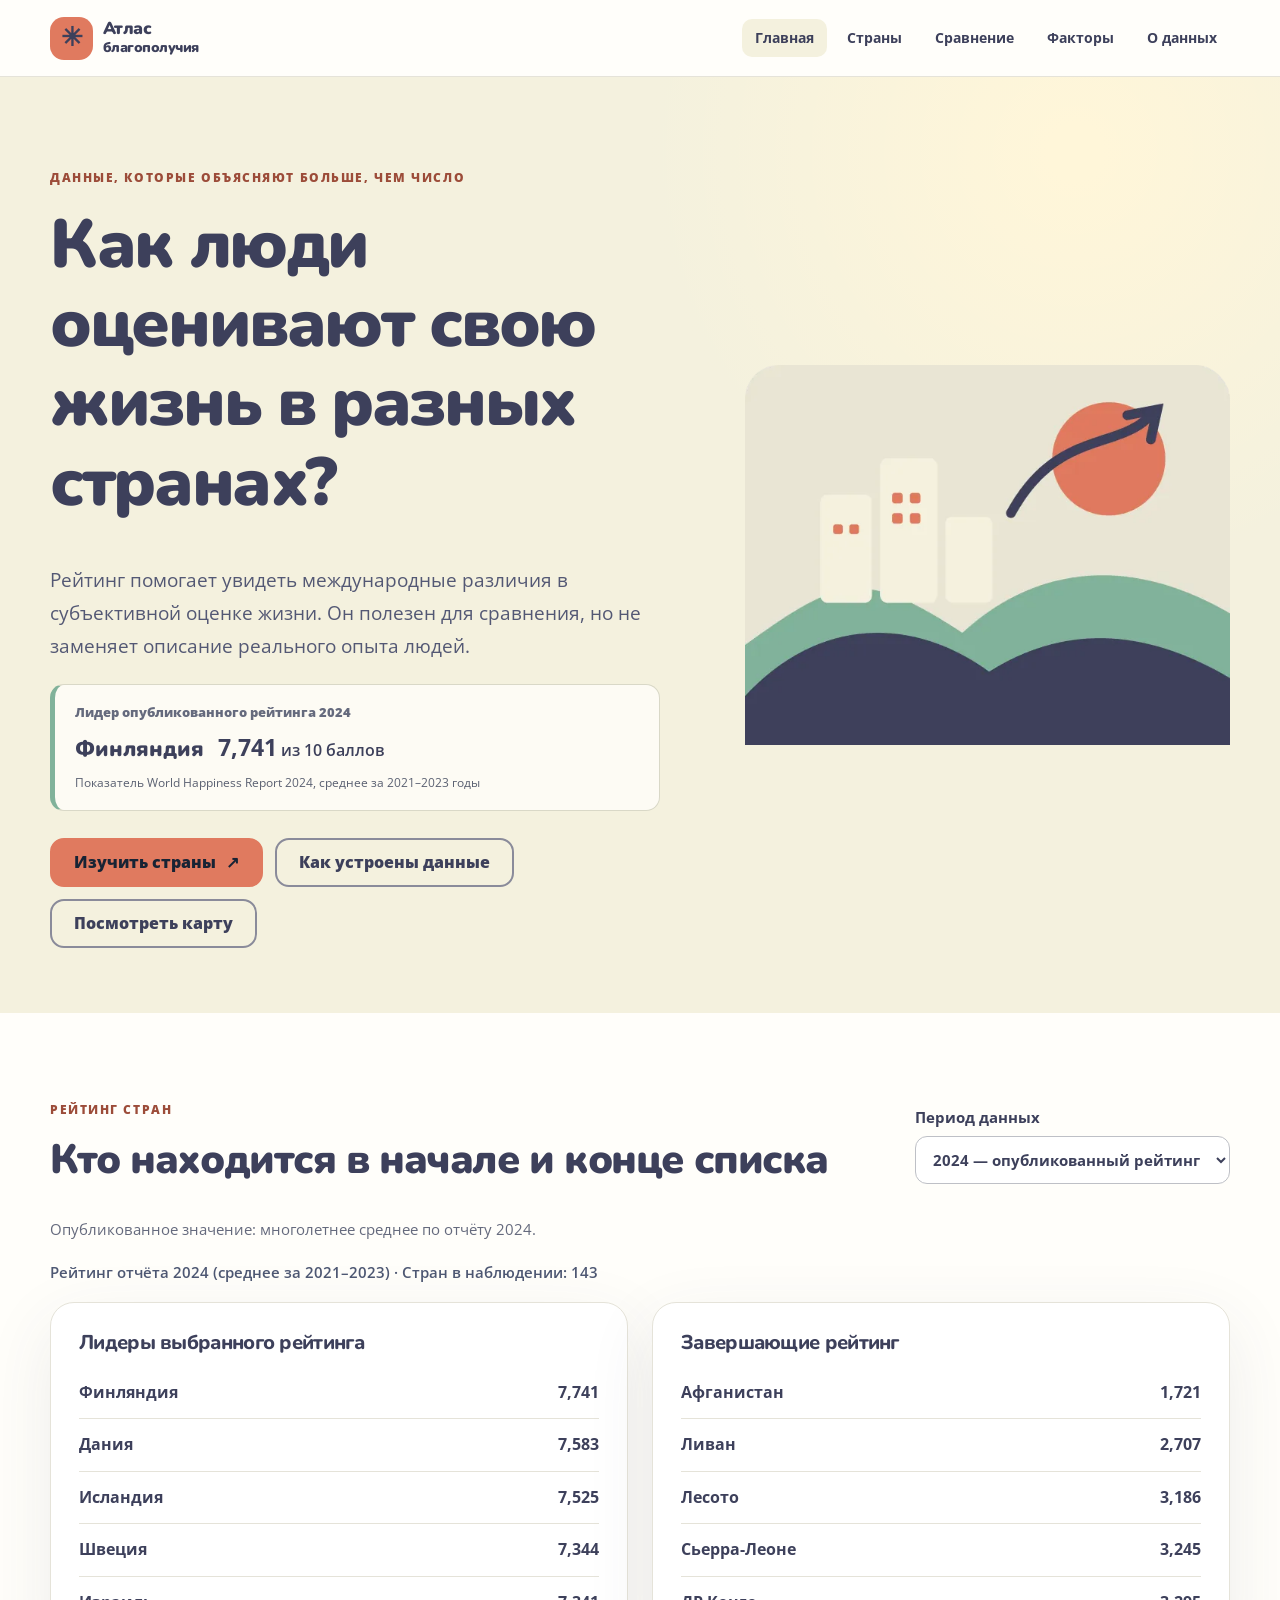
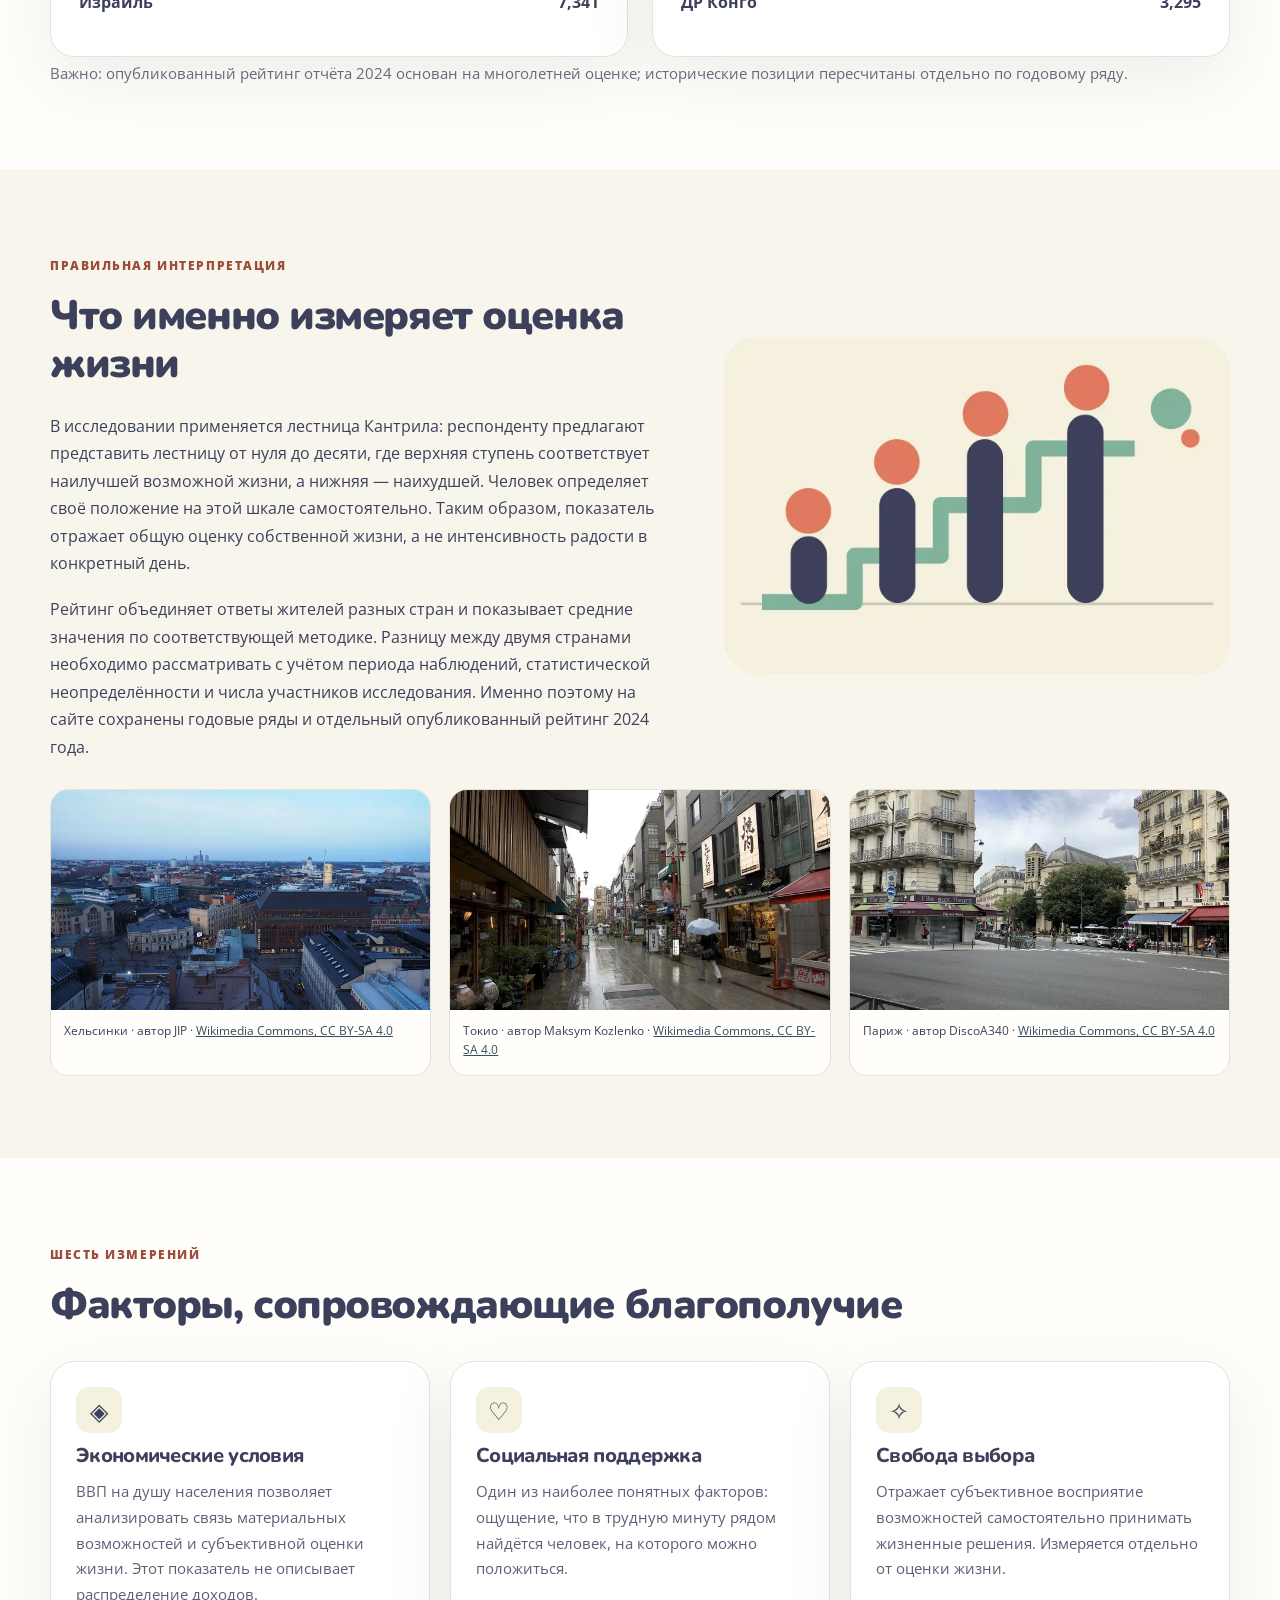
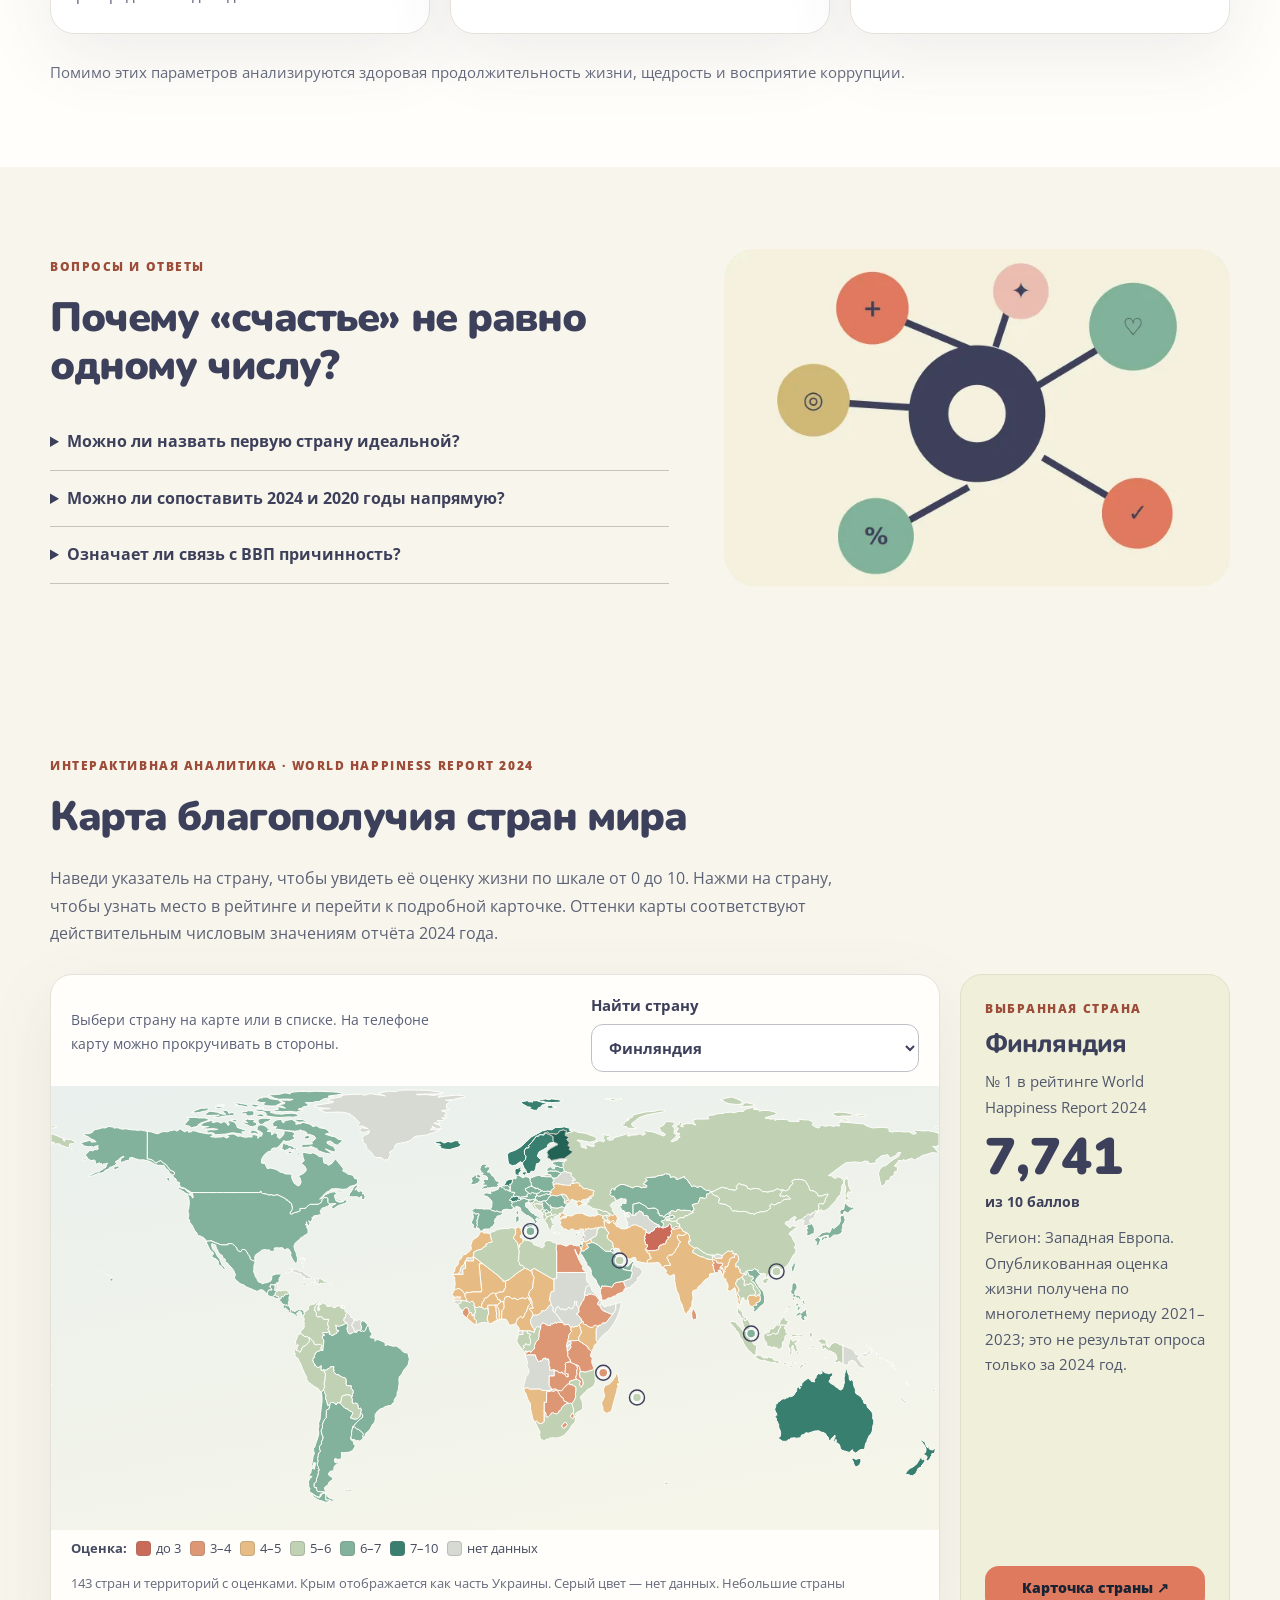
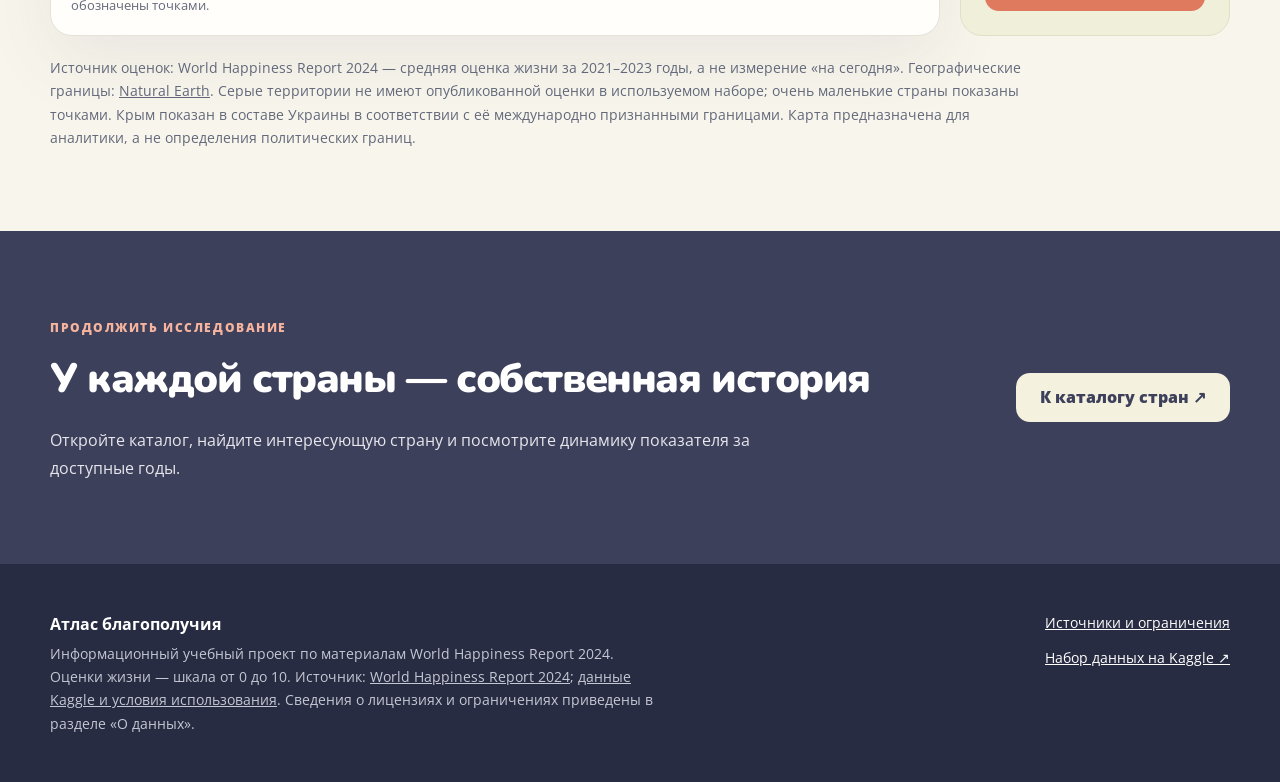
<file: index.html>
<!doctype html>
<html lang="ru"><head><meta charset="UTF-8"><meta name="viewport" content="width=device-width,initial-scale=1"><meta name="theme-color" content="#F4F1DE"><meta name="description" content="Рейтинги World Happiness Report 2024, динамика оценки жизни и факторы благополучия."><title>Главная — Атлас благополучия</title>
<link rel="preconnect" href="https://fonts.googleapis.com"><link rel="preconnect" href="https://fonts.gstatic.com" crossorigin><link href="https://fonts.googleapis.com/css2?family=Nunito:wght@400;600;700;800;900&family=Open+Sans:wght@400;500;600;700&display=swap" rel="stylesheet"><link rel="stylesheet" href="./style.css"></head>
<body><a class="skip-link" href="#main">Перейти к содержимому</a>
<header class="site-header"><div class="site-header__inner container"><a class="site-header__brand" href="./index.html" aria-label="Атлас благополучия — главная"><span class="site-header__mark" aria-hidden="true">✳</span><span>Атлас<br><small>благополучия</small></span></a><button class="site-header__toggle" type="button" aria-expanded="false" aria-controls="main-menu" id="menu-toggle">Меню <span aria-hidden="true">☰</span></button><nav id="main-menu" class="site-header__nav" aria-label="Основная навигация"><a href="./index.html" aria-current="page">Главная</a><a href="./countries.html">Страны</a><a href="./compare.html">Сравнение</a><a href="./factors.html">Факторы</a><a href="./about.html">О данных</a></nav></div></header>
<main id="main"><section class="hero page__section"><div class="container hero__grid"><div><span class="eyebrow">Данные, которые объясняют больше, чем число</span><h1>Как люди оценивают свою жизнь в разных странах?</h1><p class="lead">Рейтинг помогает увидеть международные различия в субъективной оценке жизни. Он полезен для сравнения, но не заменяет описание реального опыта людей.</p>
<div class="hero__leader" aria-live="polite"><span class="hero__leader-label">Лидер опубликованного рейтинга 2024</span><strong id="hero-leader-name" class="hero__leader-name">Загрузка данных…</strong><span class="hero__leader-score"><b id="hero-leader-score">—</b> из 10 баллов</span><small>Показатель World Happiness Report 2024, среднее за 2021–2023 годы</small></div><div class="hero__actions"><a class="button" href="./countries.html">Изучить страны <span aria-hidden="true">↗</span></a><a class="button button--outline" href="./about.html">Как устроены данные</a><a class="button button--outline" href="#map-heading">Посмотреть карту</a></div></div><img class="hero__image" src="./images/overview-640.webp" srcset="./images/overview-640.webp 640w, ./images/overview-1200.webp 1200w" sizes="(max-width: 900px) 100vw, 50vw" alt="Авторская иллюстрация: города и природные формы, объединённые в инфографику" width="600" height="470" loading="eager" fetchpriority="high"></div></section>

<section class="page__section" aria-labelledby="rating-heading"><div class="container"><div class="section-heading"><div><span class="eyebrow">Рейтинг стран</span><h2 id="rating-heading">Кто находится в начале и конце списка</h2></div><label class="field">Период данных <select id="year-select" aria-label="Выберите год рейтинга"></select></label></div><p class="muted" id="ranking-status" role="status">Загрузка рейтинга…</p>
<p class="ranking-warning" id="ranking-warning" role="note" hidden></p><p class="data-label" id="ranking-count"></p><div class="columns-2"><div class="panel"><h3>Лидеры выбранного рейтинга</h3><ol class="ranking" id="ranking-top"></ol></div><div class="panel"><h3>Завершающие рейтинг</h3><ol class="ranking" id="ranking-bottom"></ol></div></div><p class="help-text">Важно: опубликованный рейтинг отчёта 2024 основан на многолетней оценке; исторические позиции пересчитаны отдельно по годовому ряду.</p></div></section>
<section class="page__section page__section--soft"><div class="container feature"><div><span class="eyebrow">Правильная интерпретация</span><h2>Что именно измеряет оценка жизни</h2><p>В исследовании применяется лестница Кантрила: респонденту предлагают представить лестницу от нуля до десяти, где верхняя ступень соответствует наилучшей возможной жизни, а нижняя — наихудшей. Человек определяет своё положение на этой шкале самостоятельно. Таким образом, показатель отражает общую оценку собственной жизни, а не интенсивность радости в конкретный день.</p><p>Рейтинг объединяет ответы жителей разных стран и показывает средние значения по соответствующей методике. Разницу между двумя странами необходимо рассматривать с учётом периода наблюдений, статистической неопределённости и числа участников исследования. Именно поэтому на сайте сохранены годовые ряды и отдельный опубликованный рейтинг 2024 года.</p></div><img src="./images/people-640.webp" srcset="./images/people-640.webp 640w, ./images/people-1200.webp 1200w" sizes="(max-width: 900px) 100vw, 50vw" alt="Авторская векторная иллюстрация людей и условных ступеней оценки жизни" width="560" height="380" loading="lazy"></div><div class="container photo-gallery" aria-label="Фотографии городов и жителей разных стран мира">
 <figure class="photo-gallery__item"><img src="./images/city-helsinki-640.webp" srcset="./images/city-helsinki-640.webp 640w, ./images/city-helsinki-1200.webp 1200w" sizes="(max-width: 630px) 100vw, (max-width: 900px) 50vw, 30vw" width="600" height="380" alt="Панорама города Хельсинки в Финляндии" loading="lazy"><figcaption>Хельсинки · автор JIP · <a href="https://commons.wikimedia.org/wiki/File:Skyline_of_Helsinki_seen_from_Hotel_Torni.jpg" rel="noreferrer" target="_blank">Wikimedia Commons, CC BY-SA 4.0</a></figcaption></figure>
 <figure class="photo-gallery__item"><img src="./images/city-tokyo-640.webp" srcset="./images/city-tokyo-640.webp 640w, ./images/city-tokyo-1200.webp 1200w" sizes="(max-width: 630px) 100vw, (max-width: 900px) 50vw, 30vw" width="600" height="380" alt="Люди на городской улице в Токио, Япония" loading="lazy"><figcaption>Токио · автор Maksym Kozlenko · <a href="https://commons.wikimedia.org/wiki/File:Tokyo_Street.jpg" rel="noreferrer" target="_blank">Wikimedia Commons, CC BY-SA 4.0</a></figcaption></figure>
 <figure class="photo-gallery__item"><img src="./images/city-paris-640.webp" srcset="./images/city-paris-640.webp 640w, ./images/city-paris-1200.webp 1200w" sizes="(max-width: 630px) 100vw, (max-width: 900px) 50vw, 30vw" width="600" height="380" alt="Фотография городской улицы в Париже, Франция" loading="lazy"><figcaption>Париж · автор DiscoA340 · <a href="https://commons.wikimedia.org/wiki/File:City_Street_in_Paris,_France_2.jpg" rel="noreferrer" target="_blank">Wikimedia Commons, CC BY-SA 4.0</a></figcaption></figure>
</div></section>
<section class="page__section"><div class="container"><div class="section-heading"><div><span class="eyebrow">Шесть измерений</span><h2>Факторы, сопровождающие благополучие</h2></div></div><div class="cards-3"><article class="card"><div class="card__icon">◈</div><h3>Экономические условия</h3><p>ВВП на душу населения позволяет анализировать связь материальных возможностей и субъективной оценки жизни. Этот показатель не описывает распределение доходов.</p></article><article class="card"><div class="card__icon">♡</div><h3>Социальная поддержка</h3><p>Один из наиболее понятных факторов: ощущение, что в трудную минуту рядом найдётся человек, на которого можно положиться.</p></article><article class="card"><div class="card__icon">✧</div><h3>Свобода выбора</h3><p>Отражает субъективное восприятие возможностей самостоятельно принимать жизненные решения. Измеряется отдельно от оценки жизни.</p></article></div><p class="muted">Помимо этих параметров анализируются здоровая продолжительность жизни, щедрость и восприятие коррупции.</p></div></section>
<section class="page__section page__section--soft"><div class="container feature feature--reverse"><div><span class="eyebrow">Вопросы и ответы</span><h2>Почему «счастье» не равно одному числу?</h2><details><summary>Можно ли назвать первую страну идеальной?</summary><p>Нет. Позиция отражает среднюю оценку жизни в опросе и не описывает всех жителей, обстоятельств или аспектов социальной политики.</p></details><details><summary>Можно ли сопоставить 2024 и 2020 годы напрямую?</summary><p>Только учитывая различие методов: 2024 относится к опубликованному многолетнему рейтингу, а исторические точки показывают отдельные годы.</p></details><details><summary>Означает ли связь с ВВП причинность?</summary><p>Нет. Диаграмма связи сама по себе не позволяет утверждать, что изменение фактора вызовет изменение субъективной оценки жизни.</p></details></div><img src="./images/factors-640.webp" srcset="./images/factors-640.webp 640w, ./images/factors-1200.webp 1200w" sizes="(max-width: 900px) 100vw, 50vw" alt="Авторская иллюстрация: шесть взаимосвязанных факторов, представленных цветными фигурами" width="560" height="380" loading="lazy"></div></section>
<section class="page__section world-map-section" aria-labelledby="map-heading">
<div class="container">
  <span class="eyebrow">Интерактивная аналитика · World Happiness Report 2024</span>
  <h2 id="map-heading">Карта благополучия стран мира</h2>
  <p class="world-map__intro">Наведи указатель на страну, чтобы увидеть её оценку жизни по шкале от 0 до 10. Нажми на страну, чтобы узнать место в рейтинге и перейти к подробной карточке. Оттенки карты соответствуют действительным числовым значениям отчёта 2024 года.</p>
  <div class="world-map__layout" id="world-map">
    <div class="world-map__main">
      <div class="world-map__toolbar">
        <p>Выбери страну на карте или в списке. На телефоне карту можно прокручивать в стороны.</p>
        <label class="field" for="map-country-select">Найти страну
          <select id="map-country-select" aria-label="Найти страну на интерактивной карте">
            <option value="">Загрузка списка стран…</option>
          </select>
        </label>
      </div>
      <div class="world-map__viewport" id="world-map-viewport" tabindex="0" aria-label="Карта мира. Для просмотра на узком экране прокручивайте её по горизонтали. Страну также можно выбрать в списке выше.">
        <svg id="world-map-svg" xmlns="http://www.w3.org/2000/svg" viewBox="0 0 1000 500" role="group" aria-label="Географическая карта оценок жизни в странах мира за 2024 год" aria-describedby="world-map-svg-desc">
          <desc id="world-map-svg-desc">Зелёные оттенки обозначают высокие оценки жизни, оранжевые и красные — более низкие. Серые территории не имеют оценки в наборе. Для стран доступны клавиатура, касание и выбор в списке.</desc>
          <g id="world-map-regions"></g><g id="world-map-markers"></g>
        </svg>
      </div>
      <div class="world-map__legend" aria-label="Легенда карты: оценка жизни по шкале 0–10">
        <strong>Оценка:</strong>
        <span><i class="world-map__swatch" style="background:#ca6a59"></i>до 3</span>
        <span><i class="world-map__swatch" style="background:#dd9775"></i>3–4</span>
        <span><i class="world-map__swatch" style="background:#e7bc84"></i>4–5</span>
        <span><i class="world-map__swatch" style="background:#c0d1b4"></i>5–6</span>
        <span><i class="world-map__swatch" style="background:#83b29c"></i>6–7</span>
        <span><i class="world-map__swatch" style="background:#397f70"></i>7–10</span>
        <span><i class="world-map__swatch" style="background:#d7d9d3"></i>нет данных</span>
      </div>
      <p class="world-map__status" id="map-status" role="status">Загрузка географических границ и оценок жизни…</p>
    </div>
    <aside class="world-map__detail" aria-label="Данные выбранной страны">
      <span class="eyebrow">Выбранная страна</span>
      <h3 id="map-country-name">Загрузка…</h3>
      <p id="map-country-position">Позиция в рейтинге</p>
      <div class="world-map__value"><strong id="map-country-score">—</strong><span>из 10 баллов</span></div>
      <p id="map-country-context">Выбери страну, чтобы узнать подробности.</p>
      <a class="button" id="map-country-link" href="./countries.html">Карточка страны ↗</a>
    </aside>
  </div>
  <div class="world-map__tooltip" id="world-map-tooltip" role="tooltip" hidden>
    <strong id="world-map-tooltip-name"></strong><span id="world-map-tooltip-value"></span>
  </div>
  <p class="world-map__note">Источник оценок: World Happiness Report 2024 — средняя оценка жизни за 2021–2023 годы, а не измерение «на сегодня». Географические границы: <a href="https://www.naturalearthdata.com/about/terms-of-use/" target="_blank" rel="noreferrer">Natural Earth</a>. Серые территории не имеют опубликованной оценки в используемом наборе; очень маленькие страны показаны точками. Крым показан в составе Украины в соответствии с её международно признанными границами. Карта предназначена для аналитики, а не определения политических границ.</p>
</div></section>
<section class="page__section cta"><div class="container cta__inner"><div><span class="eyebrow">Продолжить исследование</span><h2>У каждой страны — собственная история</h2><p>Откройте каталог, найдите интересующую страну и посмотрите динамику показателя за доступные годы.</p></div><a class="button button--light" href="./countries.html">К каталогу стран ↗</a></div></section></main>
<footer class="site-footer"><div class="container site-footer__inner"><div><strong>Атлас благополучия</strong><p>Информационный учебный проект по материалам World Happiness Report 2024. Оценки жизни — шкала от 0 до 10. Источник: <a href="https://worldhappiness.report/ed/2024/" target="_blank" rel="noreferrer">World Happiness Report 2024</a>; <a href="https://www.kaggle.com/datasets/jainaru/world-happiness-report-2024-yearly-updated" target="_blank" rel="noreferrer">данные Kaggle и условия использования</a>. Сведения о лицензиях и ограничениях приведены в разделе «О данных».</p></div><div><a href="./about.html">Источники и ограничения</a><a href="https://www.kaggle.com/datasets/jainaru/world-happiness-report-2024-yearly-updated" rel="noreferrer" target="_blank">Набор данных на Kaggle ↗</a></div></div></footer>
<div class="modal" id="info-modal" hidden><div class="modal__shade" data-close-modal></div><div class="modal__panel" role="dialog" aria-modal="true" aria-labelledby="modal-title" tabindex="-1"><button class="modal__close" id="modal-close" type="button" aria-label="Закрыть окно">×</button><h2 id="modal-title"></h2><div id="modal-body"></div></div></div>
<script type="module" src="./js/app.js"></script></body></html>
</file>
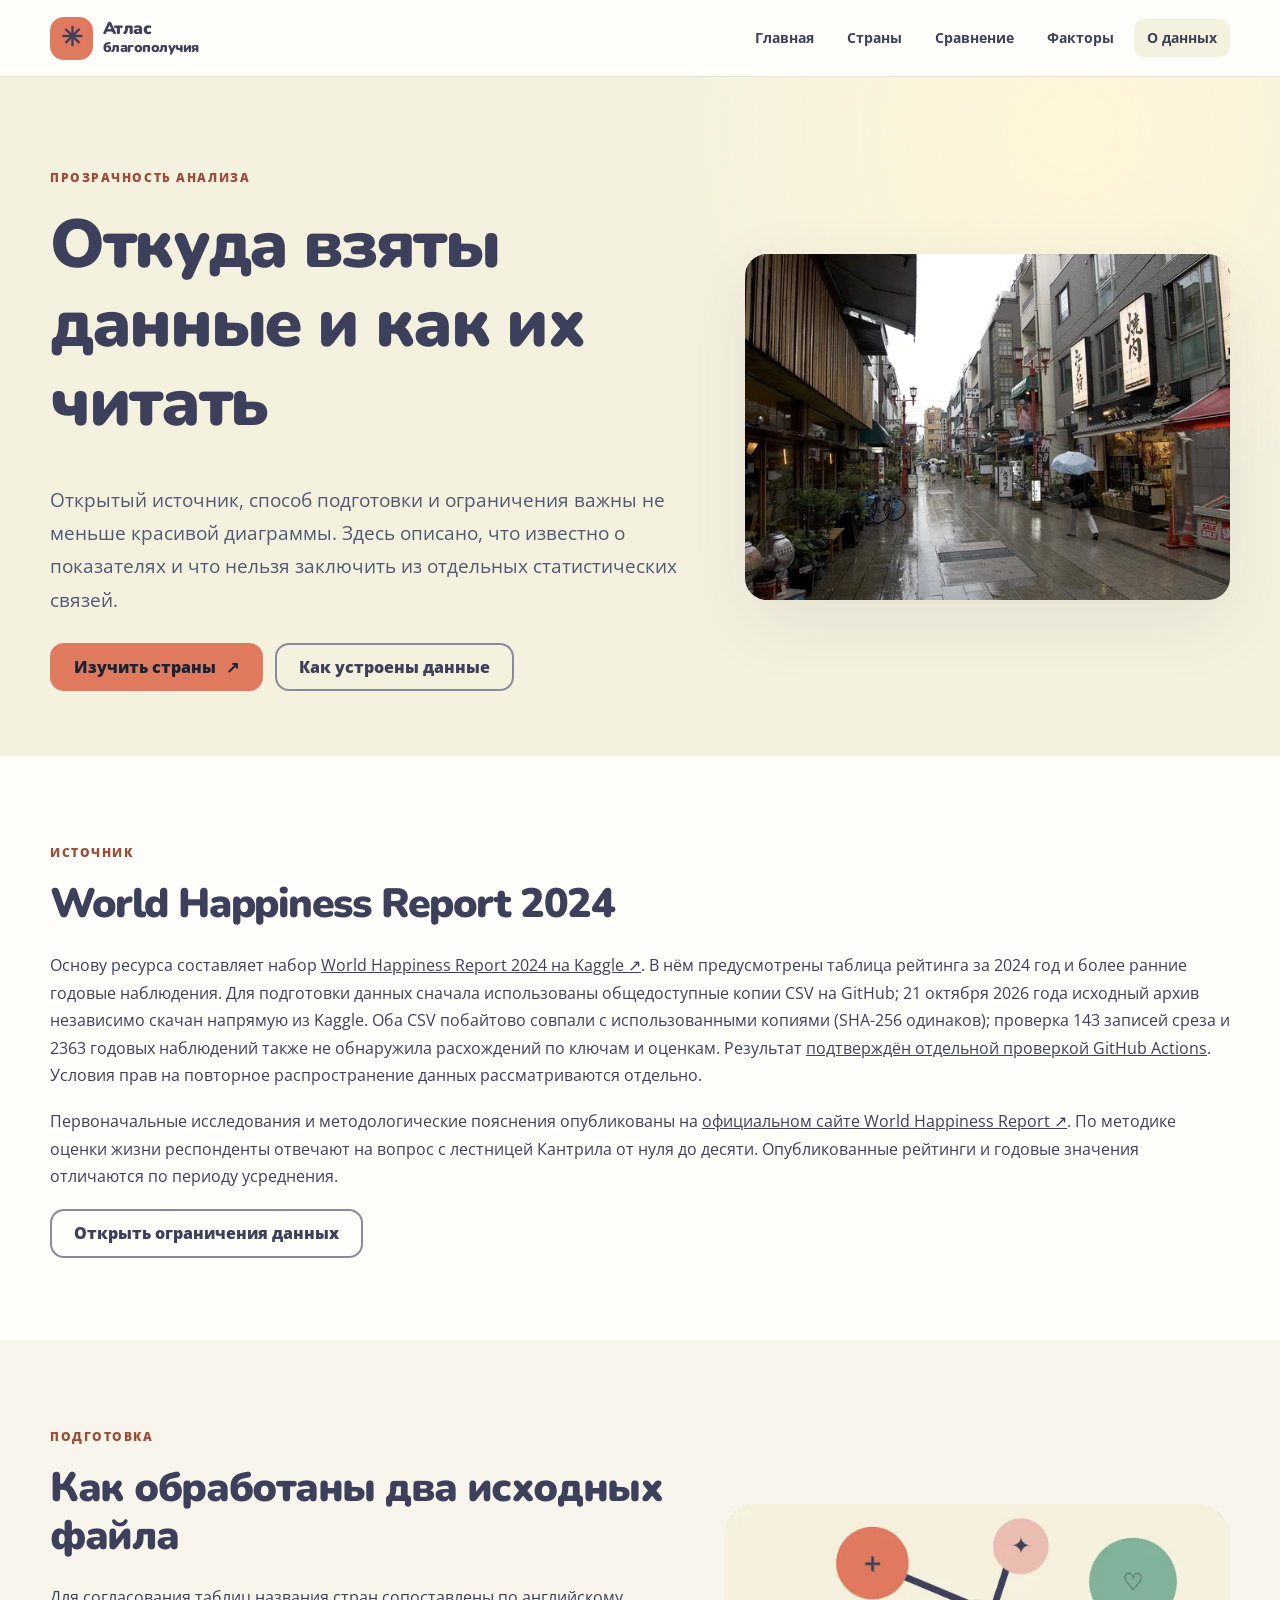
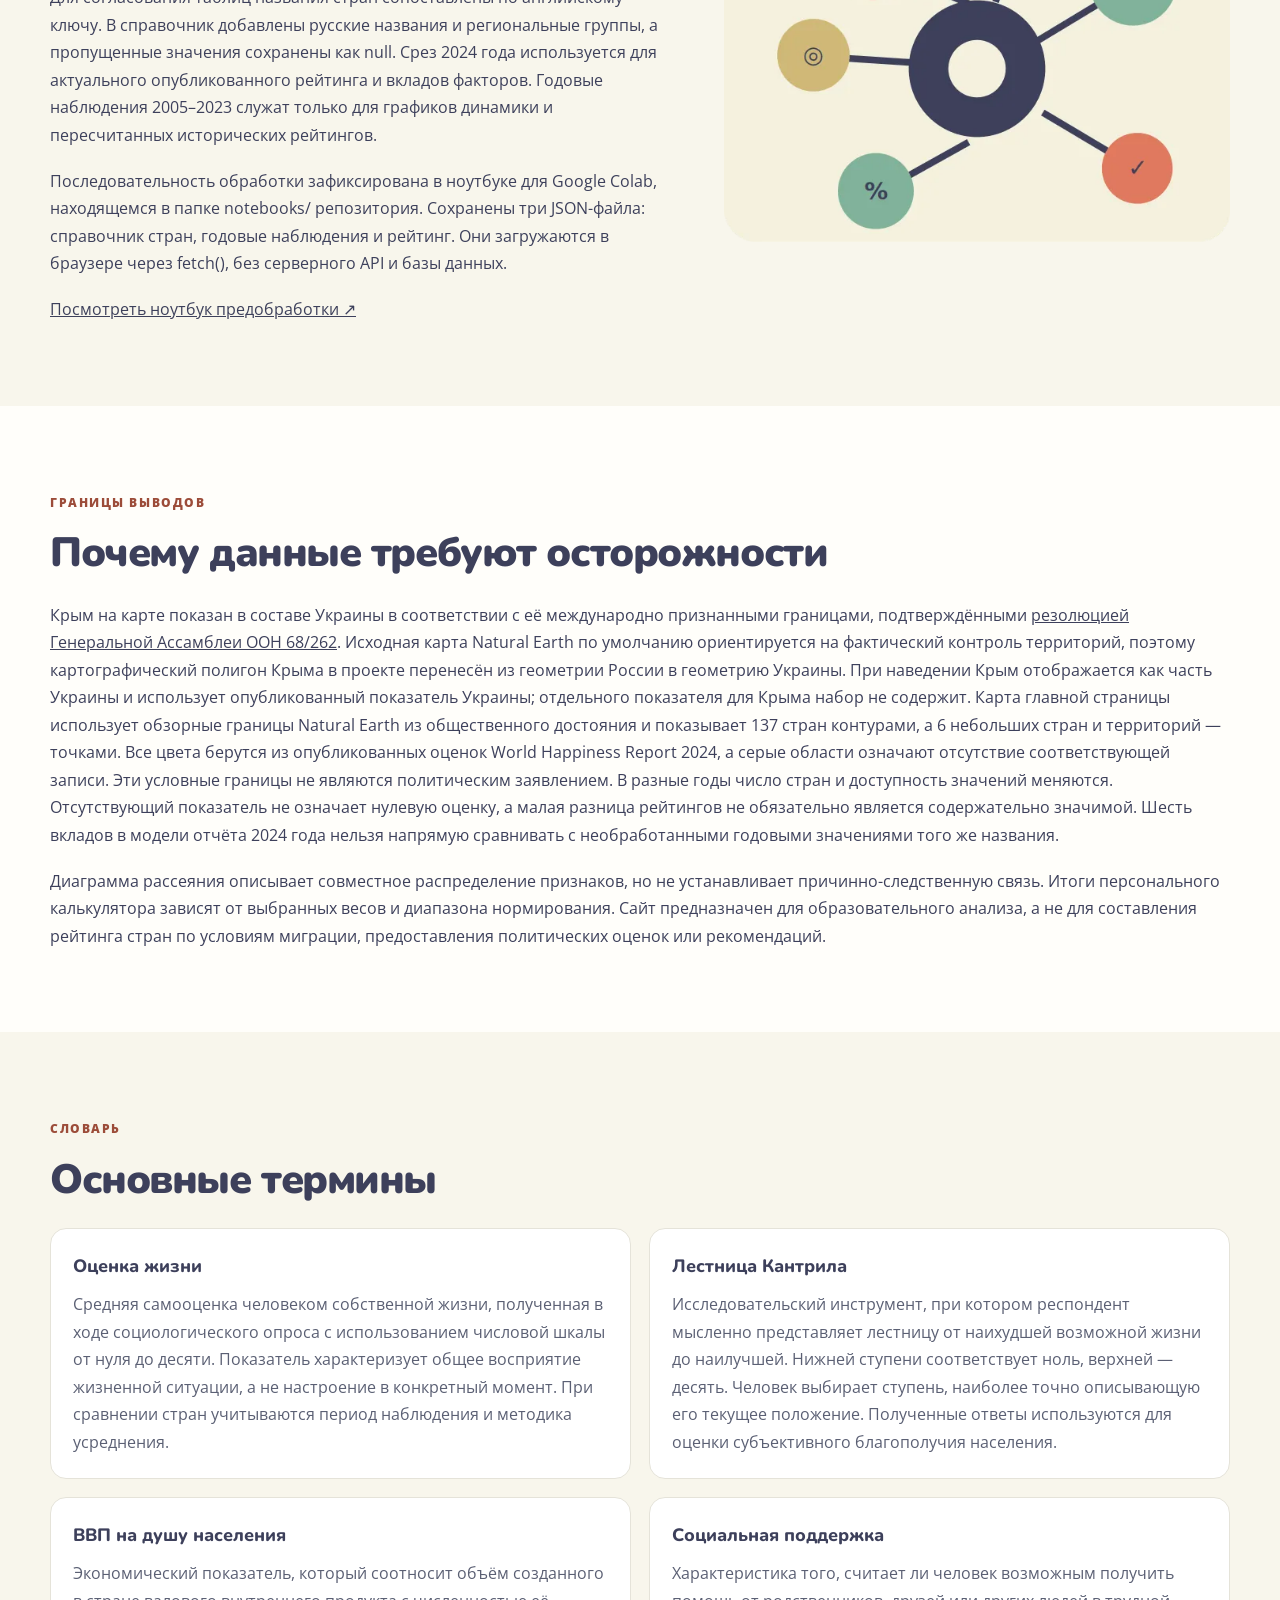
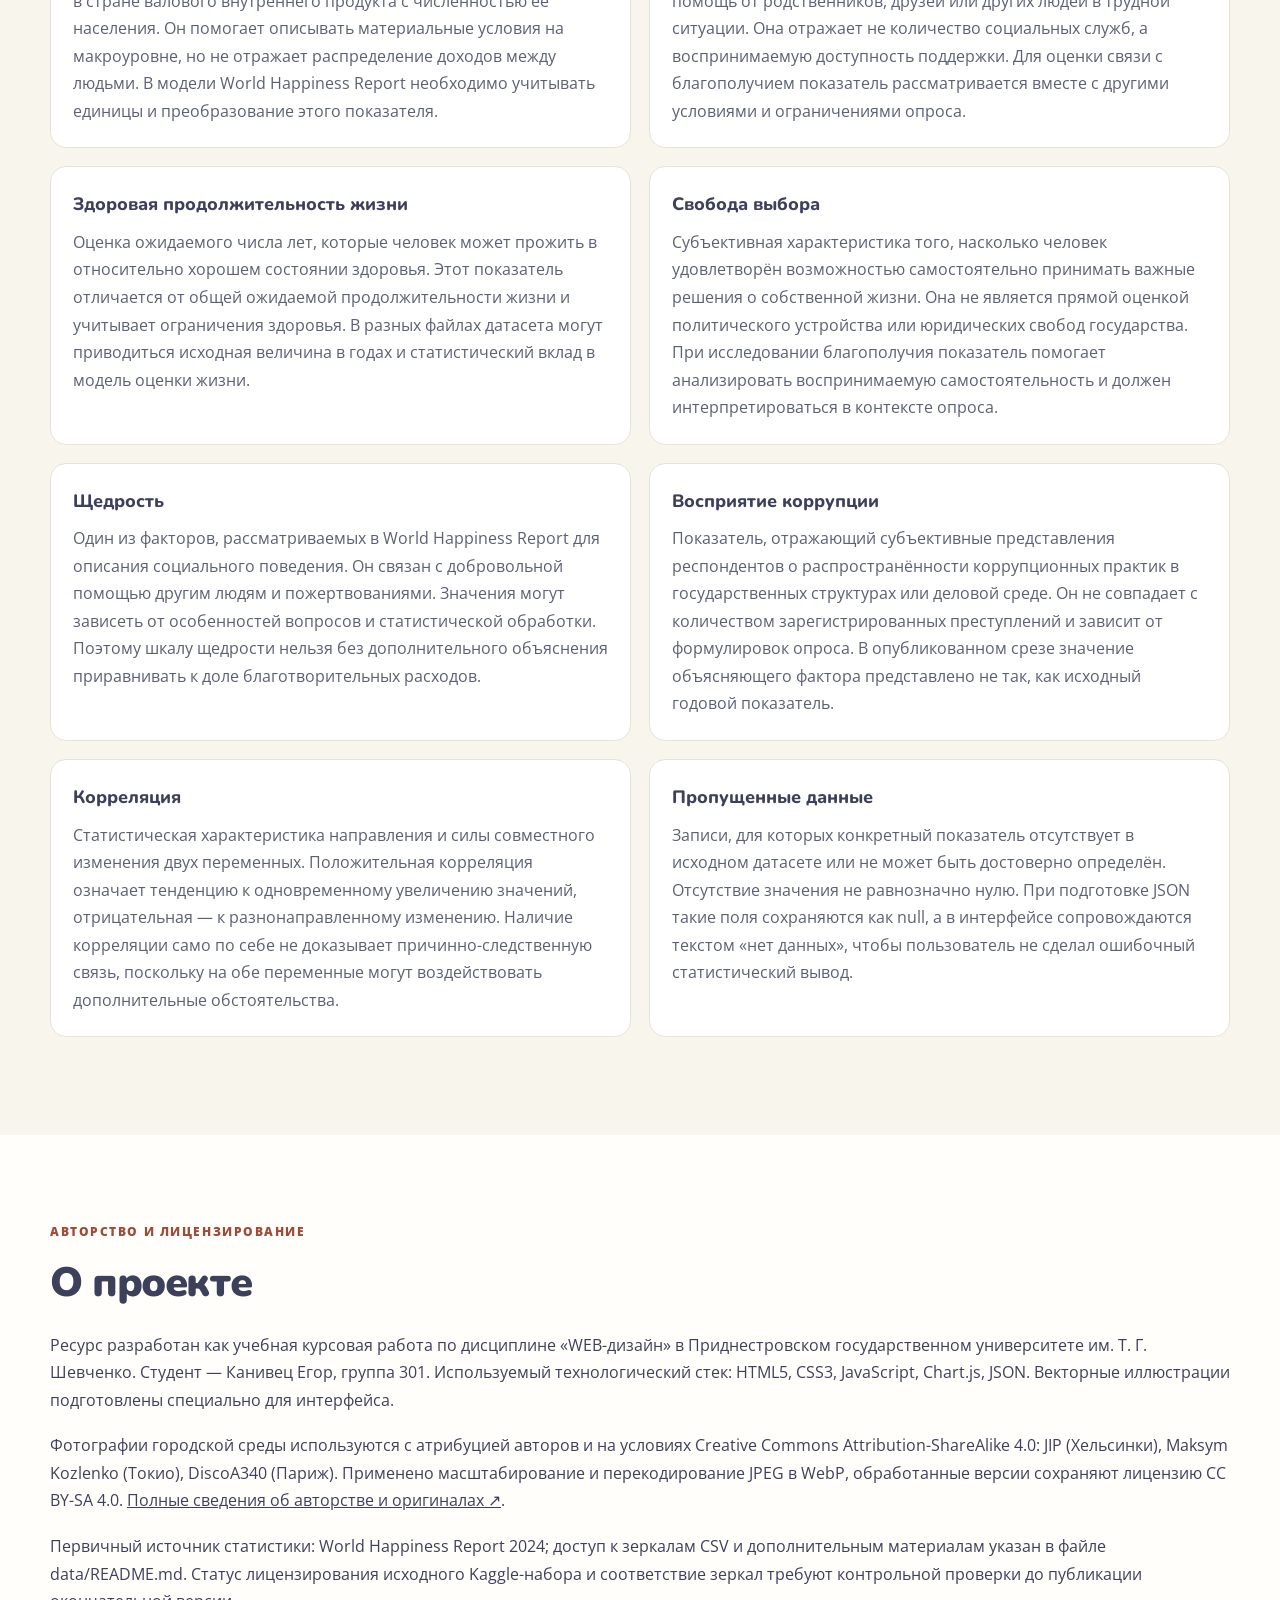
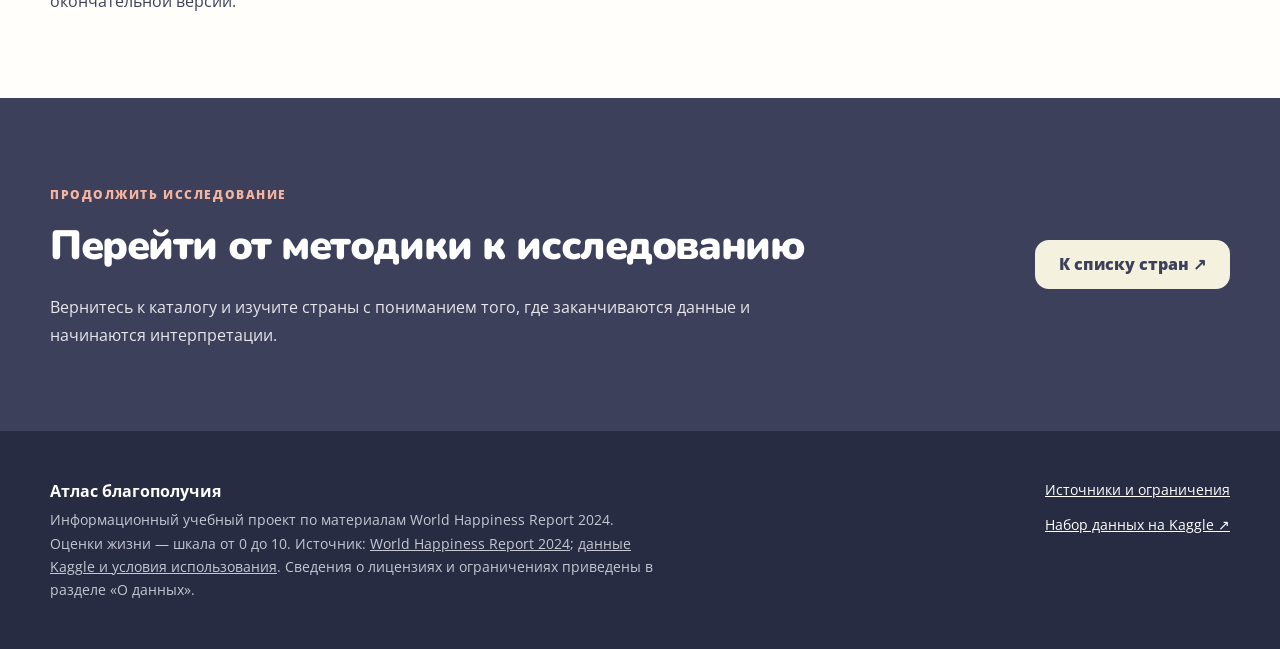
<file: about.html>
<!doctype html>
<html lang="ru"><head><meta charset="UTF-8"><meta name="viewport" content="width=device-width,initial-scale=1"><meta name="theme-color" content="#F4F1DE"><meta name="description" content="Источники World Happiness Report 2024, обработка двух CSV, ограничения и глоссарий."><title>О данных — Атлас благополучия</title>
<link rel="preconnect" href="https://fonts.googleapis.com"><link rel="preconnect" href="https://fonts.gstatic.com" crossorigin><link href="https://fonts.googleapis.com/css2?family=Nunito:wght@400;600;700;800;900&family=Open+Sans:wght@400;500;600;700&display=swap" rel="stylesheet"><link rel="stylesheet" href="./style.css"><script type="application/ld+json">{"@context":"https://schema.org","@type":"Dataset","name":"World Happiness Report 2024 — учебная адаптированная выборка","description":"Рейтинг 143 стран отчёта 2024 и годовые наблюдения за 2005–2023; показатели приведены к JSON для учебного информационного сайта.","isBasedOn":"https://www.kaggle.com/datasets/jainaru/world-happiness-report-2024-yearly-updated","sameAs":"https://worldhappiness.report/ed/2024/","temporalCoverage":"2005/2024","creator":{"@type":"Organization","name":"World Happiness Report"},"keywords":["оценка жизни","лестница Кантрила","World Happiness Report 2024","страны мира"]}</script></head>
<body><a class="skip-link" href="#main">Перейти к содержимому</a>
<header class="site-header"><div class="site-header__inner container"><a class="site-header__brand" href="./index.html" aria-label="Атлас благополучия — главная"><span class="site-header__mark" aria-hidden="true">✳</span><span>Атлас<br><small>благополучия</small></span></a><button class="site-header__toggle" type="button" aria-expanded="false" aria-controls="main-menu" id="menu-toggle">Меню <span aria-hidden="true">☰</span></button><nav id="main-menu" class="site-header__nav" aria-label="Основная навигация"><a href="./index.html">Главная</a><a href="./countries.html">Страны</a><a href="./compare.html">Сравнение</a><a href="./factors.html">Факторы</a><a href="./about.html" aria-current="page">О данных</a></nav></div></header>
<main id="main"><section class="hero page__section"><div class="container hero__grid"><div><span class="eyebrow">Прозрачность анализа</span><h1>Откуда взяты данные и как их читать</h1><p class="lead">Открытый источник, способ подготовки и ограничения важны не меньше красивой диаграммы. Здесь описано, что известно о показателях и что нельзя заключить из отдельных статистических связей.</p><div class="hero__actions"><a class="button" href="./countries.html">Изучить страны <span aria-hidden="true">↗</span></a><a class="button button--outline" href="./about.html">Как устроены данные</a></div></div><img class="hero__image hero__image--photo" src="./images/city-tokyo-640.webp" srcset="./images/city-tokyo-640.webp 640w, ./images/city-tokyo-1200.webp 1200w" sizes="(max-width: 900px) 100vw, 45vw" alt="Повседневная городская среда Токио, автор Maksym Kozlenko" width="600" height="380" loading="eager" fetchpriority="high"></div></section>
<section class="page__section"><div class="container"><span class="eyebrow">Источник</span><h2>World Happiness Report 2024</h2><p>Основу ресурса составляет набор <a href="https://www.kaggle.com/datasets/jainaru/world-happiness-report-2024-yearly-updated" target="_blank" rel="noreferrer">World Happiness Report 2024 на Kaggle ↗</a>. В нём предусмотрены таблица рейтинга за 2024 год и более ранние годовые наблюдения. Для подготовки данных сначала использованы общедоступные копии CSV на GitHub; 21 октября 2026 года исходный архив независимо скачан напрямую из Kaggle. Оба CSV побайтово совпали с использованными копиями (SHA-256 одинаков); проверка 143 записей среза и 2363 годовых наблюдений также не обнаружила расхождений по ключам и оценкам. Результат <a href="https://github.com/rmisterbeast-hash/world-happiness-report/actions/runs/39600771988" rel="noreferrer" target="_blank">подтверждён отдельной проверкой GitHub Actions</a>. Условия прав на повторное распространение данных рассматриваются отдельно.</p><p>Первоначальные исследования и методологические пояснения опубликованы на <a href="https://worldhappiness.report/ed/2024/" rel="noreferrer" target="_blank">официальном сайте World Happiness Report ↗</a>. По методике оценки жизни респонденты отвечают на вопрос с лестницей Кантрила от нуля до десяти. Опубликованные рейтинги и годовые значения отличаются по периоду усреднения.</p><button type="button" class="button button--outline" data-info="limitations">Открыть ограничения данных</button></div></section>
<section class="page__section page__section--soft"><div class="container feature"><div><span class="eyebrow">Подготовка</span><h2>Как обработаны два исходных файла</h2><p>Для согласования таблиц названия стран сопоставлены по английскому ключу. В справочник добавлены русские названия и региональные группы, а пропущенные значения сохранены как null. Срез 2024 года используется для актуального опубликованного рейтинга и вкладов факторов. Годовые наблюдения 2005–2023 служат только для графиков динамики и пересчитанных исторических рейтингов.</p><p>Последовательность обработки зафиксирована в ноутбуке для Google Colab, находящемся в папке notebooks/ репозитория. Сохранены три JSON-файла: справочник стран, годовые наблюдения и рейтинг. Они загружаются в браузере через fetch(), без серверного API и базы данных.</p><a href="https://github.com/rmisterbeast-hash/world-happiness-report/blob/main/notebooks/preprocess_whr2024.ipynb" target="_blank" rel="noreferrer">Посмотреть ноутбук предобработки ↗</a></div><img src="./images/factors-640.webp" srcset="./images/factors-640.webp 640w, ./images/factors-1200.webp 1200w" sizes="(max-width: 900px) 100vw, 50vw" alt="Авторская векторная иллюстрация исходных данных и факторов" width="560" height="380" loading="lazy"></div></section>
<section class="page__section"><div class="container"><span class="eyebrow">Границы выводов</span><h2>Почему данные требуют осторожности</h2><p>Крым на карте показан в составе Украины в соответствии с её международно признанными границами, подтверждёнными <a href="https://digitallibrary.un.org/record/767883/files/A_RES_68_262-EN.pdf" target="_blank" rel="noreferrer">резолюцией Генеральной Ассамблеи ООН 68/262</a>. Исходная карта Natural Earth по умолчанию ориентируется на фактический контроль территорий, поэтому картографический полигон Крыма в проекте перенесён из геометрии России в геометрию Украины. При наведении Крым отображается как часть Украины и использует опубликованный показатель Украины; отдельного показателя для Крыма набор не содержит. Карта главной страницы использует обзорные границы Natural Earth из общественного достояния и показывает 137 стран контурами, а 6 небольших стран и территорий — точками. Все цвета берутся из опубликованных оценок World Happiness Report 2024, а серые области означают отсутствие соответствующей записи. Эти условные границы не являются политическим заявлением. В разные годы число стран и доступность значений меняются. Отсутствующий показатель не означает нулевую оценку, а малая разница рейтингов не обязательно является содержательно значимой. Шесть вкладов в модели отчёта 2024 года нельзя напрямую сравнивать с необработанными годовыми значениями того же названия.</p><p>Диаграмма рассеяния описывает совместное распределение признаков, но не устанавливает причинно-следственную связь. Итоги персонального калькулятора зависят от выбранных весов и диапазона нормирования. Сайт предназначен для образовательного анализа, а не для составления рейтинга стран по условиям миграции, предоставления политических оценок или рекомендаций.</p></div></section>
<section class="page__section page__section--soft"><div class="container"><span class="eyebrow">Словарь</span><h2>Основные термины</h2><dl class="glossary"><div><dt>Оценка жизни</dt><dd>Средняя самооценка человеком собственной жизни, полученная в ходе социологического опроса с использованием числовой шкалы от нуля до десяти. Показатель характеризует общее восприятие жизненной ситуации, а не настроение в конкретный момент. При сравнении стран учитываются период наблюдения и методика усреднения.</dd></div><div><dt>Лестница Кантрила</dt><dd>Исследовательский инструмент, при котором респондент мысленно представляет лестницу от наихудшей возможной жизни до наилучшей. Нижней ступени соответствует ноль, верхней — десять. Человек выбирает ступень, наиболее точно описывающую его текущее положение. Полученные ответы используются для оценки субъективного благополучия населения.</dd></div><div><dt>ВВП на душу населения</dt><dd>Экономический показатель, который соотносит объём созданного в стране валового внутреннего продукта с численностью её населения. Он помогает описывать материальные условия на макроуровне, но не отражает распределение доходов между людьми. В модели World Happiness Report необходимо учитывать единицы и преобразование этого показателя.</dd></div><div><dt>Социальная поддержка</dt><dd>Характеристика того, считает ли человек возможным получить помощь от родственников, друзей или других людей в трудной ситуации. Она отражает не количество социальных служб, а воспринимаемую доступность поддержки. Для оценки связи с благополучием показатель рассматривается вместе с другими условиями и ограничениями опроса.</dd></div><div><dt>Здоровая продолжительность жизни</dt><dd>Оценка ожидаемого числа лет, которые человек может прожить в относительно хорошем состоянии здоровья. Этот показатель отличается от общей ожидаемой продолжительности жизни и учитывает ограничения здоровья. В разных файлах датасета могут приводиться исходная величина в годах и статистический вклад в модель оценки жизни.</dd></div><div><dt>Свобода выбора</dt><dd>Субъективная характеристика того, насколько человек удовлетворён возможностью самостоятельно принимать важные решения о собственной жизни. Она не является прямой оценкой политического устройства или юридических свобод государства. При исследовании благополучия показатель помогает анализировать воспринимаемую самостоятельность и должен интерпретироваться в контексте опроса.</dd></div><div><dt>Щедрость</dt><dd>Один из факторов, рассматриваемых в World Happiness Report для описания социального поведения. Он связан с добровольной помощью другим людям и пожертвованиями. Значения могут зависеть от особенностей вопросов и статистической обработки. Поэтому шкалу щедрости нельзя без дополнительного объяснения приравнивать к доле благотворительных расходов.</dd></div><div><dt>Восприятие коррупции</dt><dd>Показатель, отражающий субъективные представления респондентов о распространённости коррупционных практик в государственных структурах или деловой среде. Он не совпадает с количеством зарегистрированных преступлений и зависит от формулировок опроса. В опубликованном срезе значение объясняющего фактора представлено не так, как исходный годовой показатель.</dd></div><div><dt>Корреляция</dt><dd>Статистическая характеристика направления и силы совместного изменения двух переменных. Положительная корреляция означает тенденцию к одновременному увеличению значений, отрицательная — к разнонаправленному изменению. Наличие корреляции само по себе не доказывает причинно-следственную связь, поскольку на обе переменные могут воздействовать дополнительные обстоятельства.</dd></div><div><dt>Пропущенные данные</dt><dd>Записи, для которых конкретный показатель отсутствует в исходном датасете или не может быть достоверно определён. Отсутствие значения не равнозначно нулю. При подготовке JSON такие поля сохраняются как null, а в интерфейсе сопровождаются текстом «нет данных», чтобы пользователь не сделал ошибочный статистический вывод.</dd></div></dl></div></section>
<section class="page__section"><div class="container"><span class="eyebrow">Авторство и лицензирование</span><h2>О проекте</h2><p>Ресурс разработан как учебная курсовая работа по дисциплине «WEB-дизайн» в Приднестровском государственном университете им. Т. Г. Шевченко. Студент — Канивец Егор, группа 301. Используемый технологический стек: HTML5, CSS3, JavaScript, Chart.js, JSON. Векторные иллюстрации подготовлены специально для интерфейса.</p><p>Фотографии городской среды используются с атрибуцией авторов и на условиях Creative Commons Attribution-ShareAlike 4.0: JIP (Хельсинки), Maksym Kozlenko (Токио), DiscoA340 (Париж). Применено масштабирование и перекодирование JPEG в WebP, обработанные версии сохраняют лицензию CC BY-SA 4.0. <a href="https://github.com/rmisterbeast-hash/world-happiness-report/blob/main/docs/image-credits.md" target="_blank" rel="noreferrer">Полные сведения об авторстве и оригиналах ↗</a>.<p>Первичный источник статистики: World Happiness Report 2024; доступ к зеркалам CSV и дополнительным материалам указан в файле data/README.md. Статус лицензирования исходного Kaggle-набора и соответствие зеркал требуют контрольной проверки до публикации окончательной версии.</p></div></section>
<section class="page__section cta"><div class="container cta__inner"><div><span class="eyebrow">Продолжить исследование</span><h2>Перейти от методики к исследованию</h2><p>Вернитесь к каталогу и изучите страны с пониманием того, где заканчиваются данные и начинаются интерпретации.</p></div><a class="button button--light" href="./countries.html">К списку стран ↗</a></div></section></main>
<footer class="site-footer"><div class="container site-footer__inner"><div><strong>Атлас благополучия</strong><p>Информационный учебный проект по материалам World Happiness Report 2024. Оценки жизни — шкала от 0 до 10. Источник: <a href="https://worldhappiness.report/ed/2024/" target="_blank" rel="noreferrer">World Happiness Report 2024</a>; <a href="https://www.kaggle.com/datasets/jainaru/world-happiness-report-2024-yearly-updated" target="_blank" rel="noreferrer">данные Kaggle и условия использования</a>. Сведения о лицензиях и ограничениях приведены в разделе «О данных».</p></div><div><a href="./about.html">Источники и ограничения</a><a href="https://www.kaggle.com/datasets/jainaru/world-happiness-report-2024-yearly-updated" rel="noreferrer" target="_blank">Набор данных на Kaggle ↗</a></div></div></footer>
<div class="modal" id="info-modal" hidden><div class="modal__shade" data-close-modal></div><div class="modal__panel" role="dialog" aria-modal="true" aria-labelledby="modal-title" tabindex="-1"><button class="modal__close" id="modal-close" type="button" aria-label="Закрыть окно">×</button><h2 id="modal-title"></h2><div id="modal-body"></div></div></div>
<script type="module" src="./js/app.js"></script></body></html>
</file>
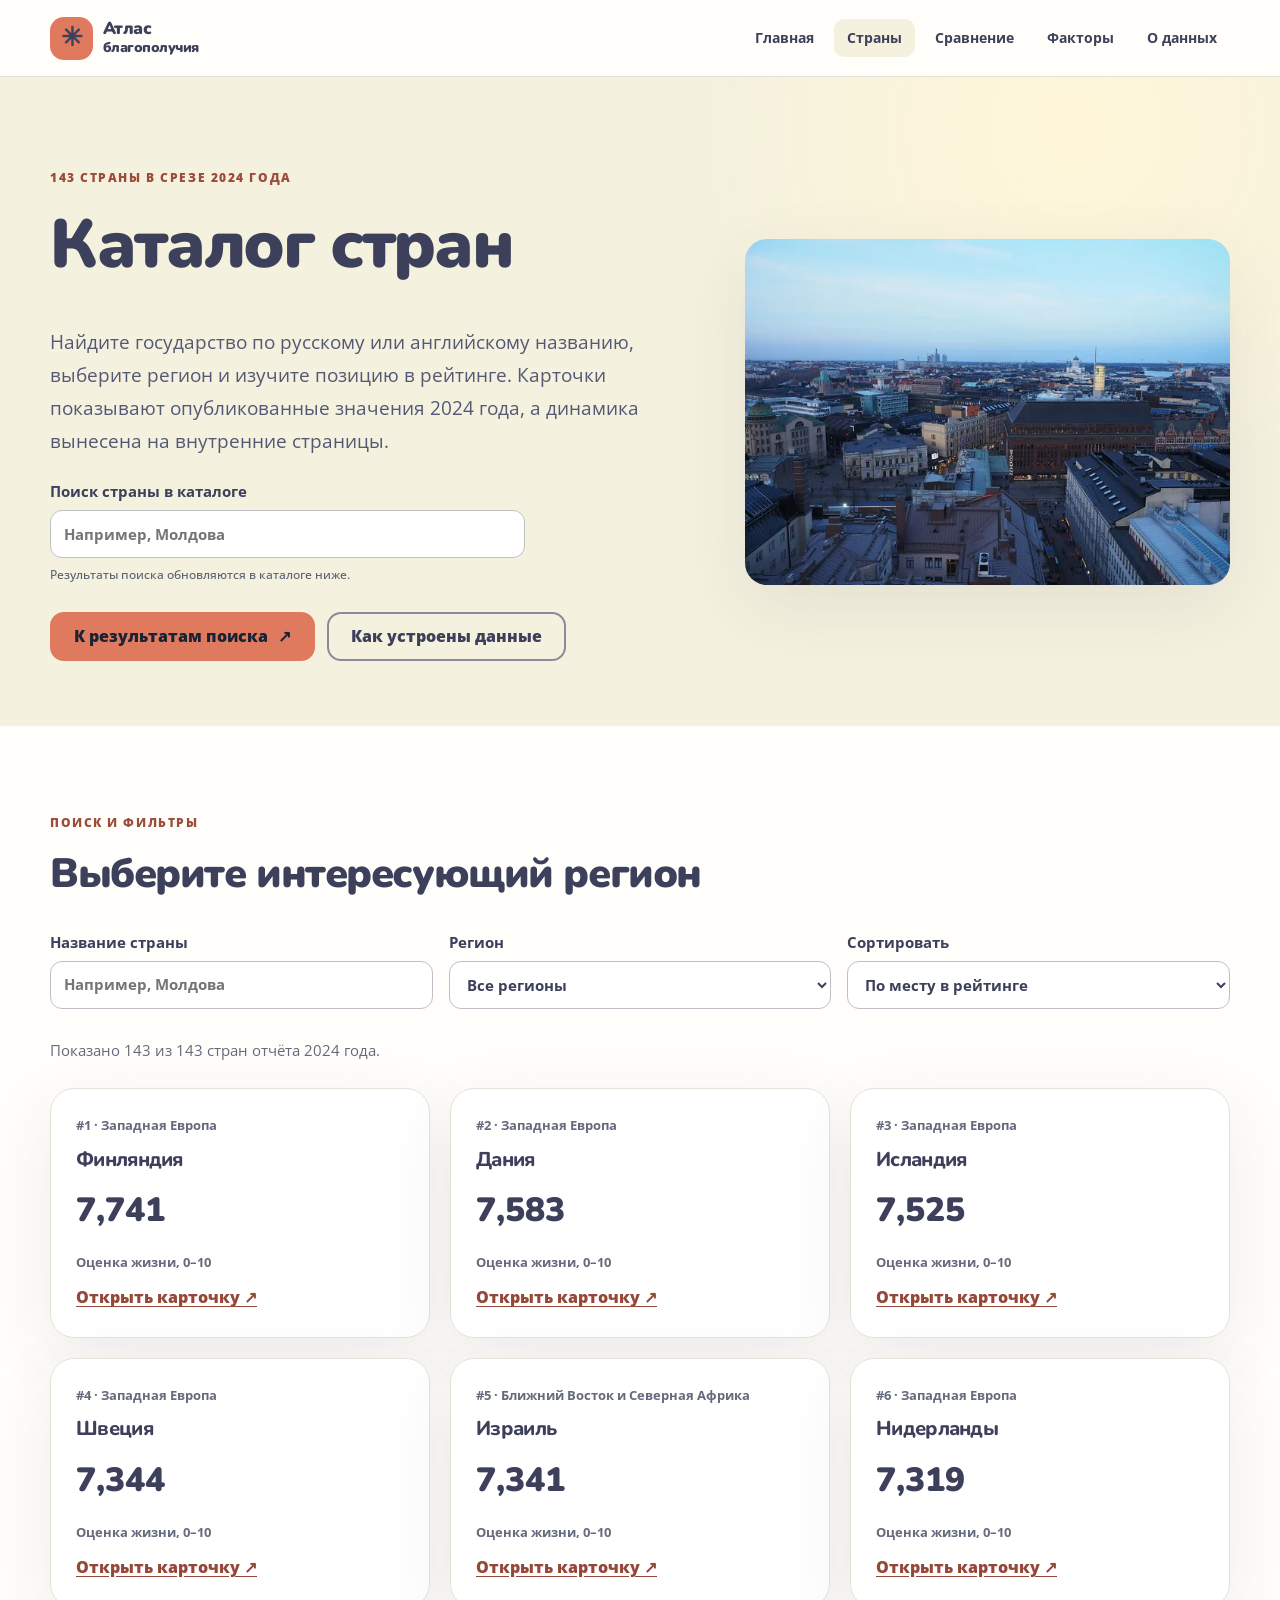
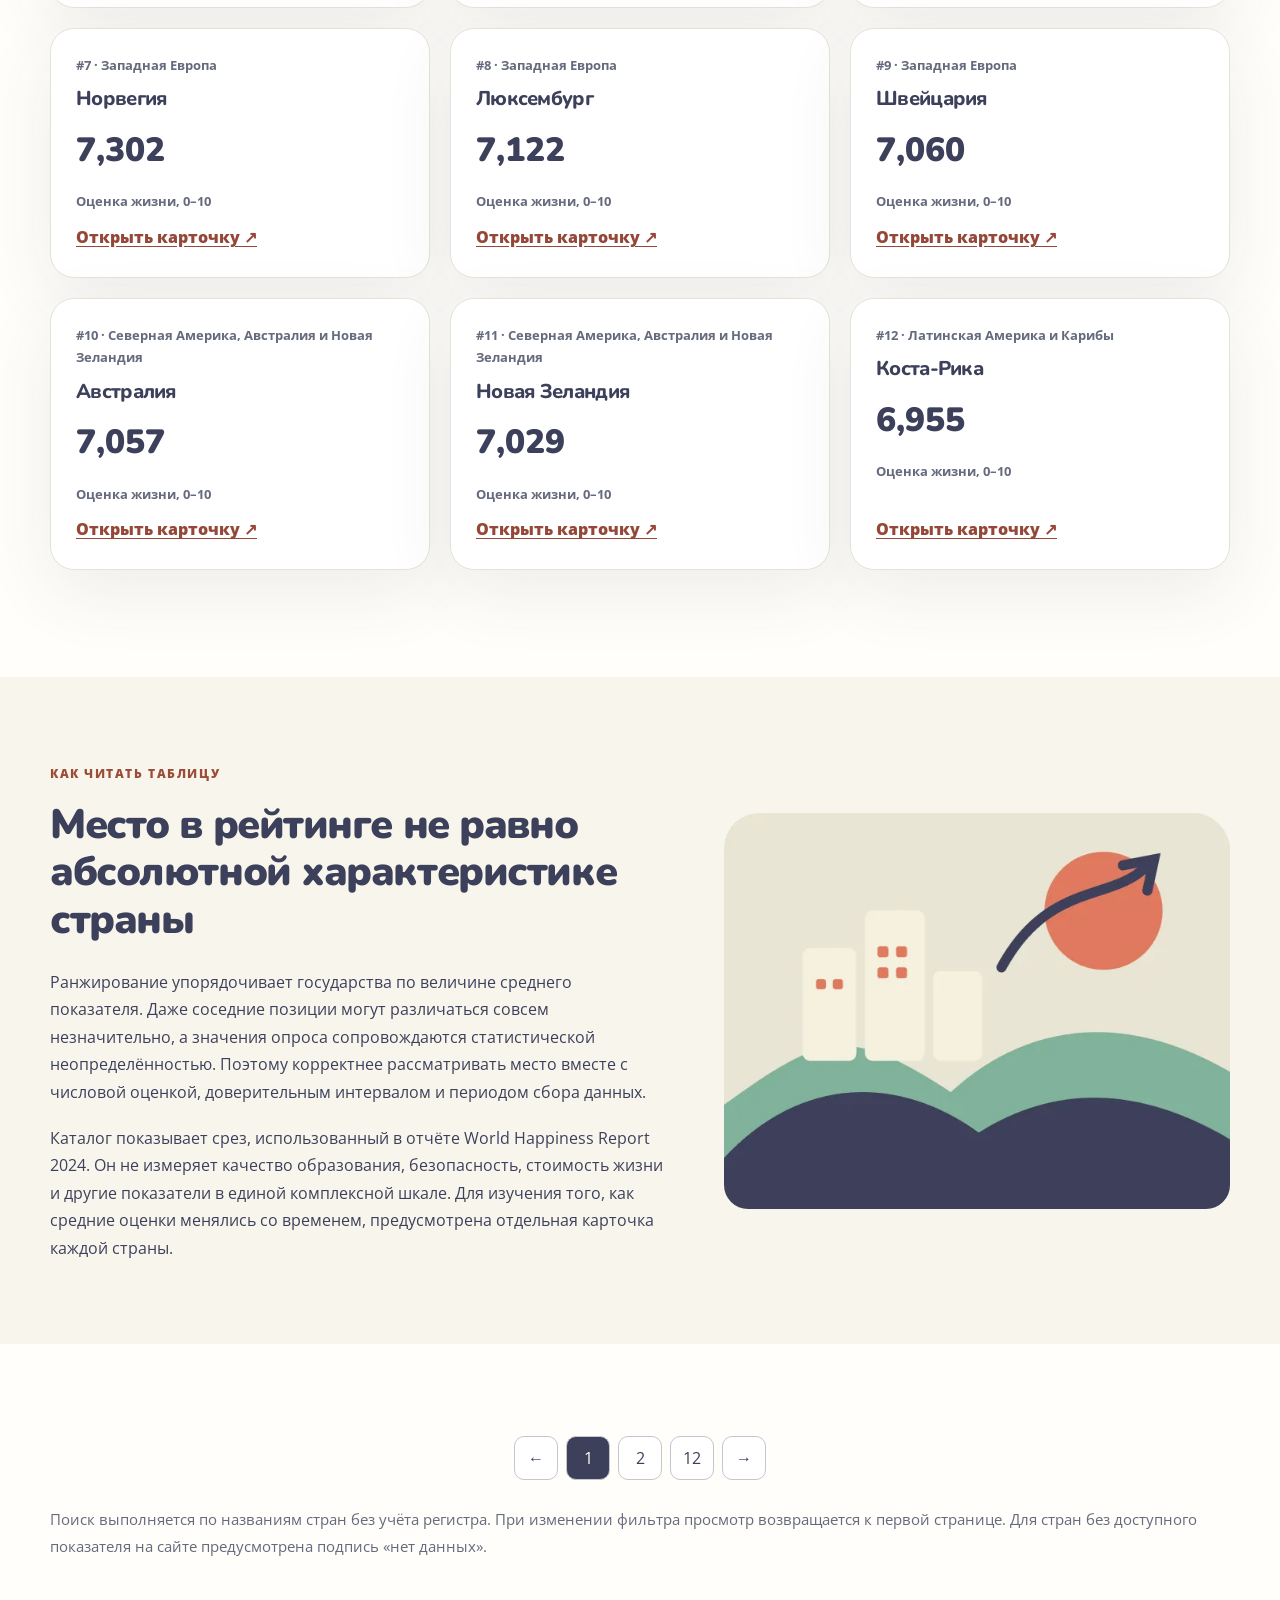
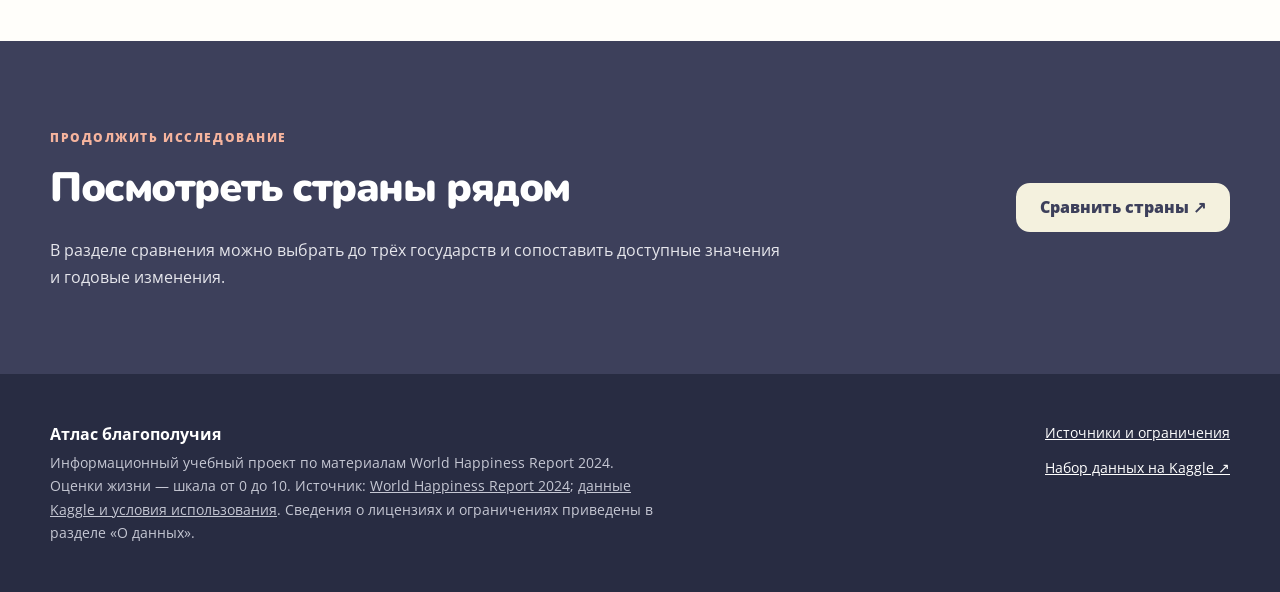
<file: countries.html>
<!doctype html>
<html lang="ru"><head><meta charset="UTF-8"><meta name="viewport" content="width=device-width,initial-scale=1"><meta name="theme-color" content="#F4F1DE"><meta name="description" content="Поиск, фильтрация, сортировка стран по оценке жизни и регионам."><title>Каталог стран — Атлас благополучия</title>
<link rel="preconnect" href="https://fonts.googleapis.com"><link rel="preconnect" href="https://fonts.gstatic.com" crossorigin><link href="https://fonts.googleapis.com/css2?family=Nunito:wght@400;600;700;800;900&family=Open+Sans:wght@400;500;600;700&display=swap" rel="stylesheet"><link rel="stylesheet" href="./style.css"></head>
<body><a class="skip-link" href="#main">Перейти к содержимому</a>
<header class="site-header"><div class="site-header__inner container"><a class="site-header__brand" href="./index.html" aria-label="Атлас благополучия — главная"><span class="site-header__mark" aria-hidden="true">✳</span><span>Атлас<br><small>благополучия</small></span></a><button class="site-header__toggle" type="button" aria-expanded="false" aria-controls="main-menu" id="menu-toggle">Меню <span aria-hidden="true">☰</span></button><nav id="main-menu" class="site-header__nav" aria-label="Основная навигация"><a href="./index.html">Главная</a><a href="./countries.html" aria-current="page">Страны</a><a href="./compare.html">Сравнение</a><a href="./factors.html">Факторы</a><a href="./about.html">О данных</a></nav></div></header>
<main id="main"><section class="hero page__section"><div class="container hero__grid"><div><span class="eyebrow">143 страны в срезе 2024 года</span><h1>Каталог стран</h1><p class="lead">Найдите государство по русскому или английскому названию, выберите регион и изучите позицию в рейтинге. Карточки показывают опубликованные значения 2024 года, а динамика вынесена на внутренние страницы.</p><label class="field hero__search" for="hero-country-search">Поиск страны в каталоге<input id="hero-country-search" type="search" placeholder="Например, Молдова" autocomplete="off"><small>Результаты поиска обновляются в каталоге ниже.</small></label><div class="hero__actions"><a class="button" href="#countries-grid">К результатам поиска <span aria-hidden="true">↗</span></a><a class="button button--outline" href="./about.html">Как устроены данные</a></div></div><img class="hero__image hero__image--photo" src="./images/city-helsinki-640.webp" srcset="./images/city-helsinki-640.webp 640w, ./images/city-helsinki-1200.webp 1200w" sizes="(max-width: 900px) 100vw, 45vw" alt="Фотография панорамы Хельсинки, Финляндия, автор JIP" width="600" height="380" loading="eager" fetchpriority="high"></div></section>
<section class="page__section"><div class="container"><div class="section-heading"><div><span class="eyebrow">Поиск и фильтры</span><h2>Выберите интересующий регион</h2></div></div><div class="filters"><label class="field">Название страны<input id="search-input" type="search" placeholder="Например, Молдова" autocomplete="off"></label><label class="field">Регион<select id="region-select"><option value="">Все регионы</option></select></label><label class="field">Сортировать<select id="sort-select"><option value="rank">По месту в рейтинге</option><option value="score-desc">По оценке: убывание</option><option value="score-asc">По оценке: возрастание</option><option value="name">По названию</option></select></label></div><p class="muted" id="catalog-status" role="status">Загрузка каталога…</p><div class="cards-3" id="countries-grid"></div></div></section>
<section class="page__section page__section--soft"><div class="container feature"><div><span class="eyebrow">Как читать таблицу</span><h2>Место в рейтинге не равно абсолютной характеристике страны</h2><p>Ранжирование упорядочивает государства по величине среднего показателя. Даже соседние позиции могут различаться совсем незначительно, а значения опроса сопровождаются статистической неопределённостью. Поэтому корректнее рассматривать место вместе с числовой оценкой, доверительным интервалом и периодом сбора данных.</p><p>Каталог показывает срез, использованный в отчёте World Happiness Report 2024. Он не измеряет качество образования, безопасность, стоимость жизни и другие показатели в единой комплексной шкале. Для изучения того, как средние оценки менялись со временем, предусмотрена отдельная карточка каждой страны.</p></div><img src="./images/overview-640.webp" srcset="./images/overview-640.webp 640w, ./images/overview-1200.webp 1200w" sizes="(max-width: 900px) 100vw, 50vw" alt="Авторская иллюстрация природного ландшафта и диаграмм" width="560" height="420" loading="lazy"></div></section>
<section class="page__section"><div class="container"><div class="pagination" id="pagination" aria-label="Страницы каталога"></div><p class="help-text">Поиск выполняется по названиям стран без учёта регистра. При изменении фильтра просмотр возвращается к первой странице. Для стран без доступного показателя на сайте предусмотрена подпись «нет данных».</p></div></section>
<section class="page__section cta"><div class="container cta__inner"><div><span class="eyebrow">Продолжить исследование</span><h2>Посмотреть страны рядом</h2><p>В разделе сравнения можно выбрать до трёх государств и сопоставить доступные значения и годовые изменения.</p></div><a class="button button--light" href="./compare.html">Сравнить страны ↗</a></div></section></main>
<footer class="site-footer"><div class="container site-footer__inner"><div><strong>Атлас благополучия</strong><p>Информационный учебный проект по материалам World Happiness Report 2024. Оценки жизни — шкала от 0 до 10. Источник: <a href="https://worldhappiness.report/ed/2024/" target="_blank" rel="noreferrer">World Happiness Report 2024</a>; <a href="https://www.kaggle.com/datasets/jainaru/world-happiness-report-2024-yearly-updated" target="_blank" rel="noreferrer">данные Kaggle и условия использования</a>. Сведения о лицензиях и ограничениях приведены в разделе «О данных».</p></div><div><a href="./about.html">Источники и ограничения</a><a href="https://www.kaggle.com/datasets/jainaru/world-happiness-report-2024-yearly-updated" rel="noreferrer" target="_blank">Набор данных на Kaggle ↗</a></div></div></footer>
<div class="modal" id="info-modal" hidden><div class="modal__shade" data-close-modal></div><div class="modal__panel" role="dialog" aria-modal="true" aria-labelledby="modal-title" tabindex="-1"><button class="modal__close" id="modal-close" type="button" aria-label="Закрыть окно">×</button><h2 id="modal-title"></h2><div id="modal-body"></div></div></div>
<script type="module" src="./js/app.js"></script></body></html>
</file>
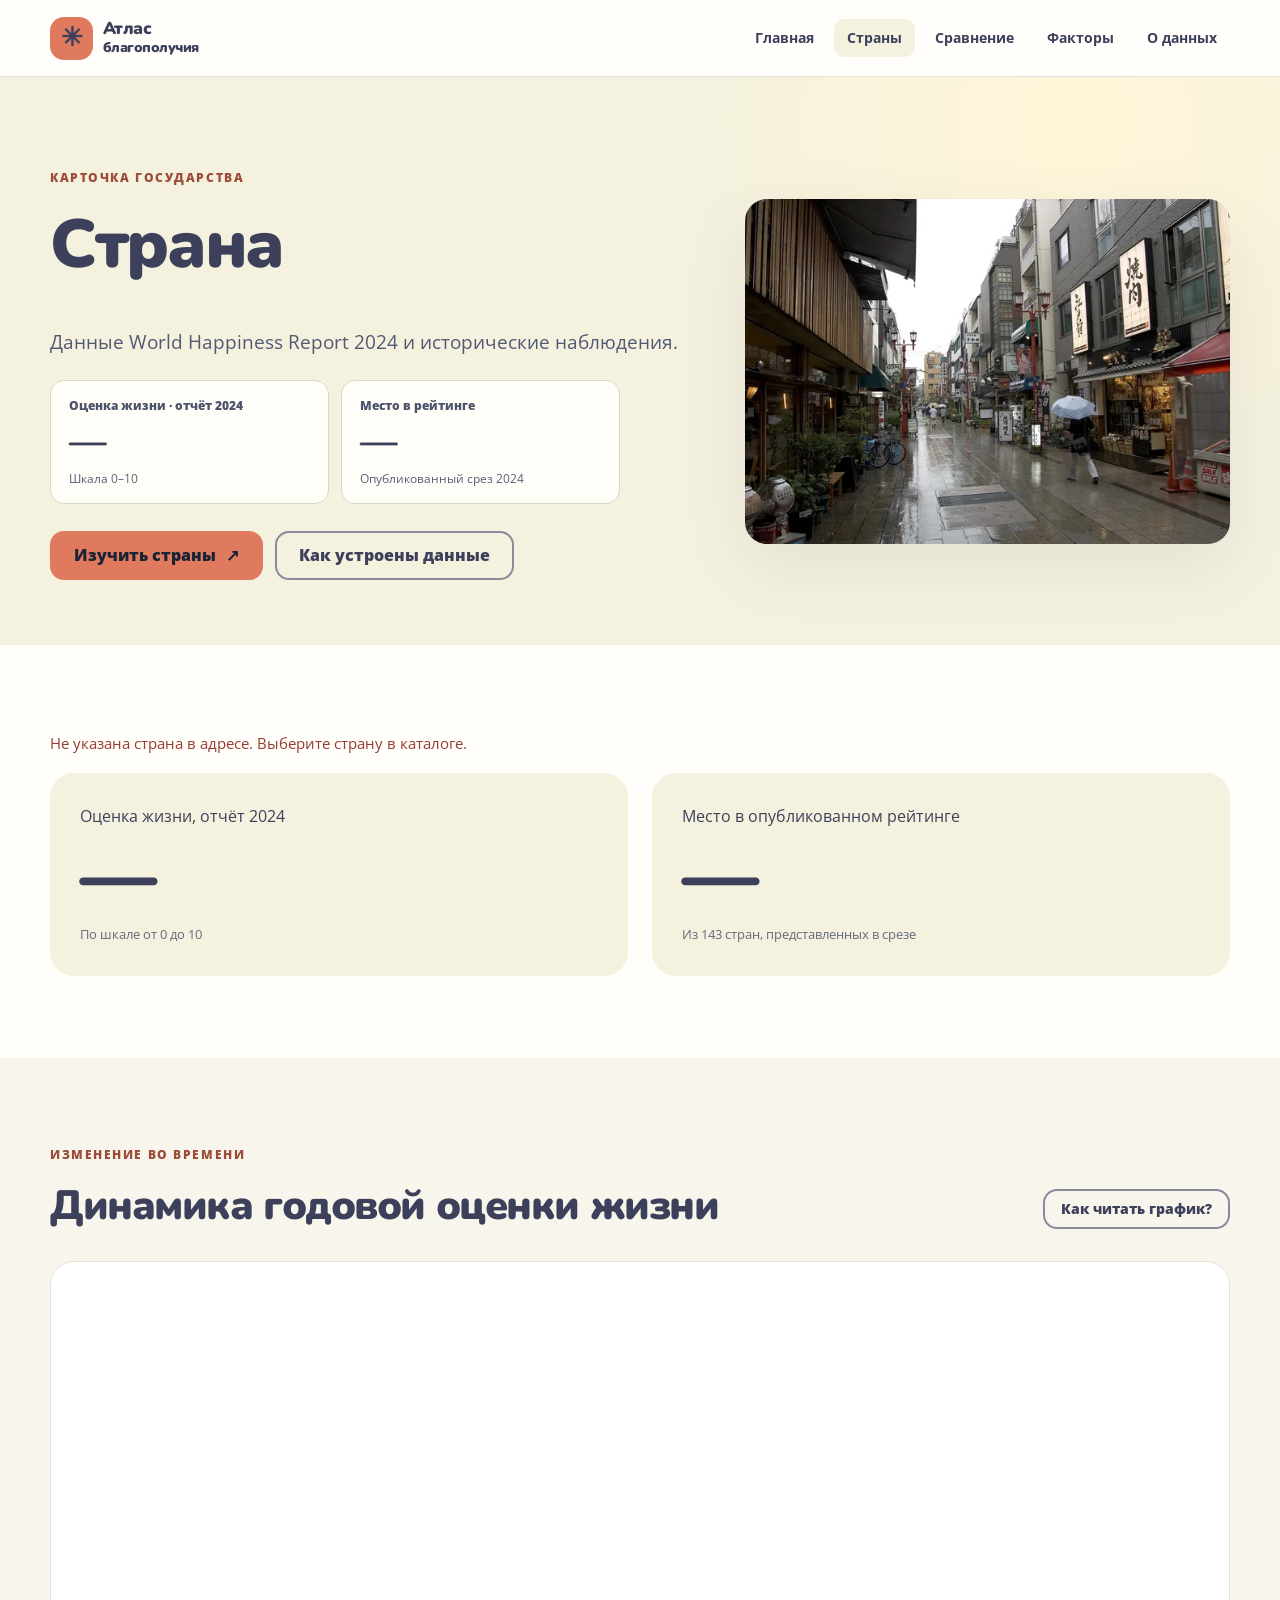
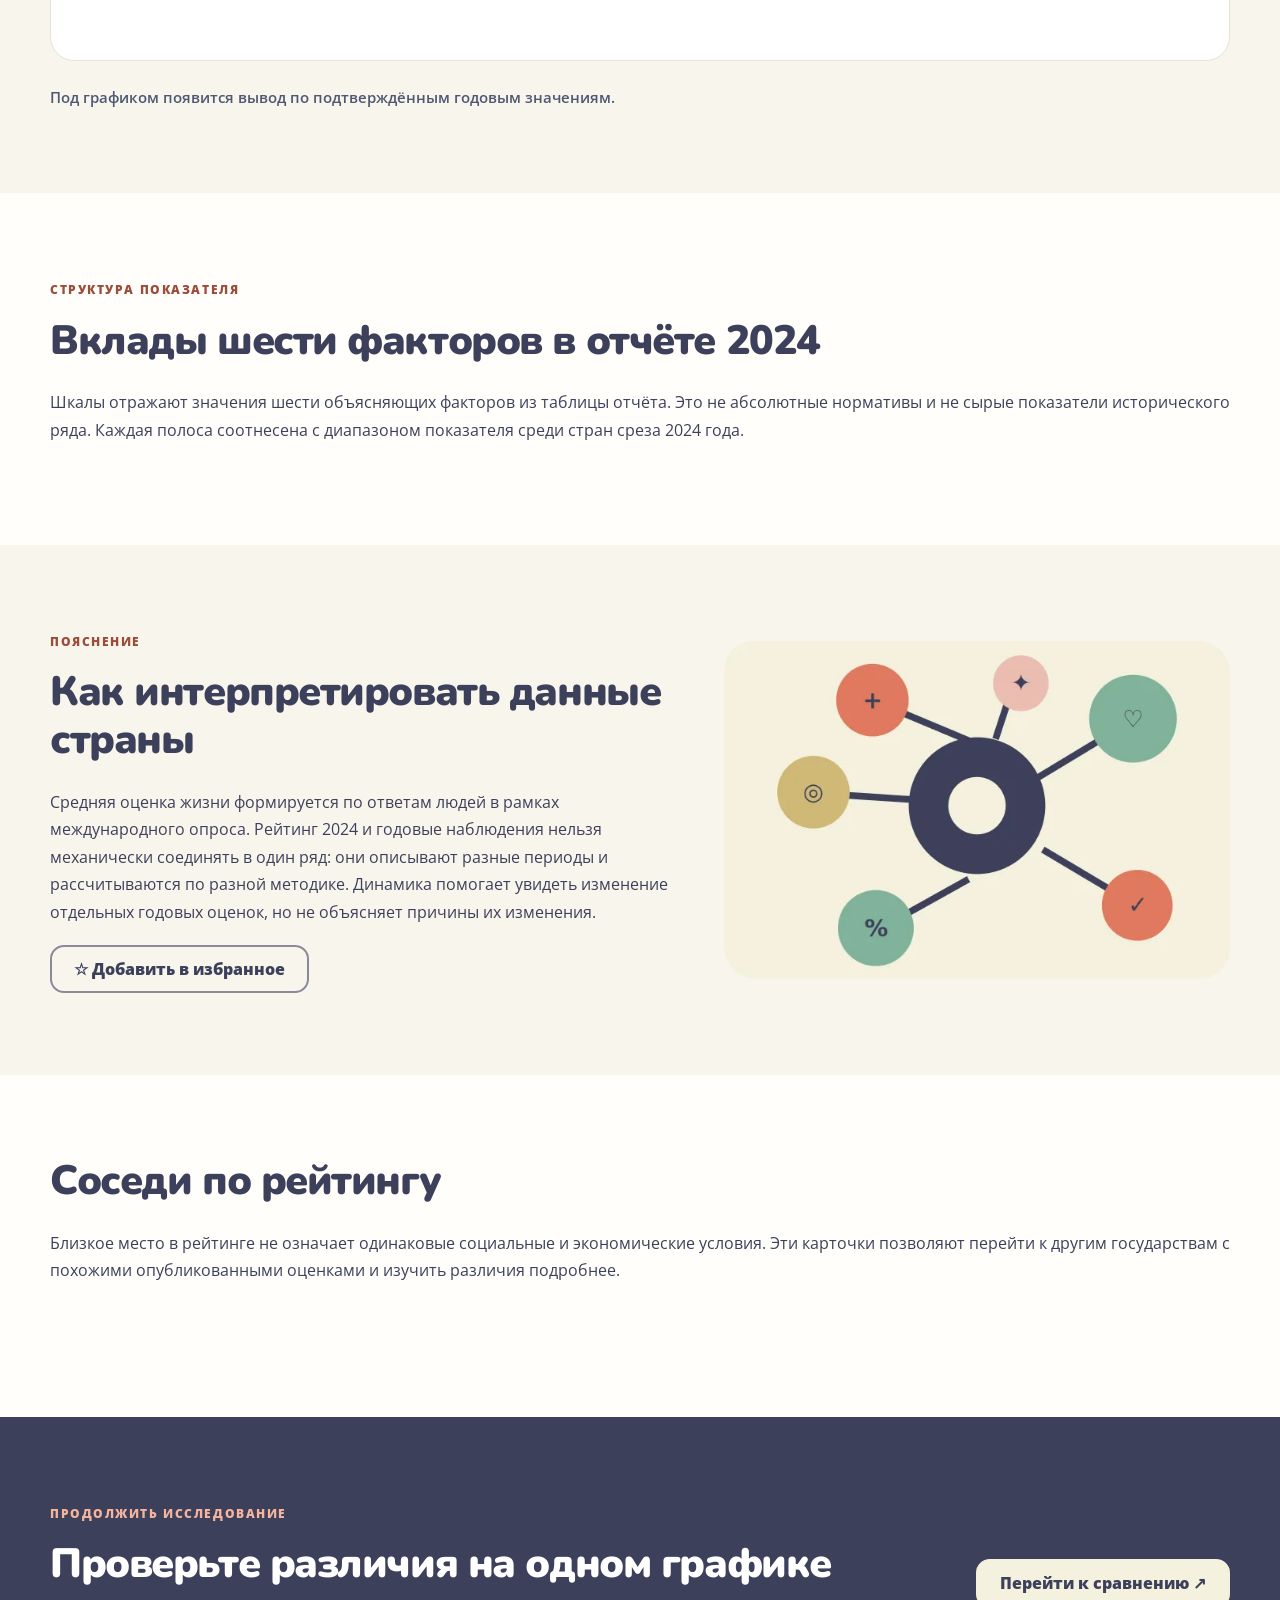
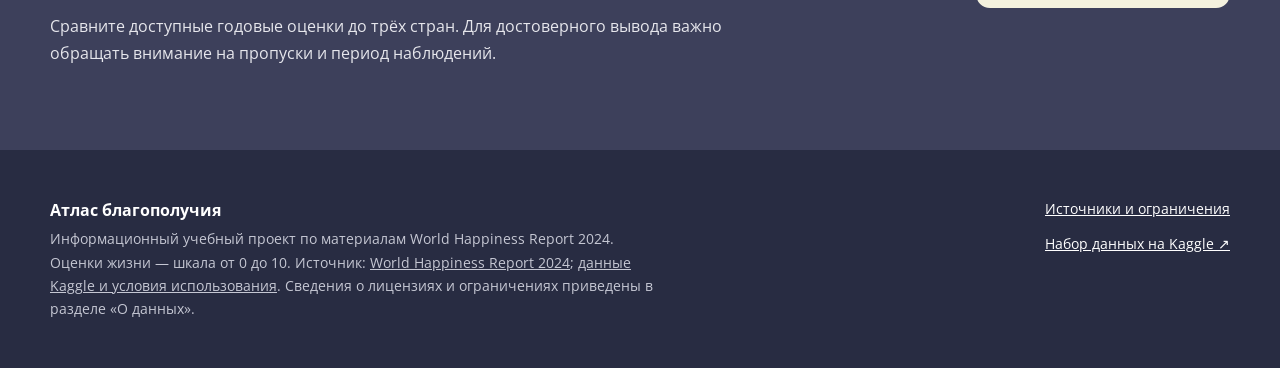
<file: country.html>
<!doctype html>
<html lang="ru"><head><meta charset="UTF-8"><meta name="viewport" content="width=device-width,initial-scale=1"><meta name="theme-color" content="#F4F1DE"><meta name="description" content="Динамика оценки жизни, факторы благополучия и место страны в рейтинге."><title>Карточка страны — Атлас благополучия</title>
<link rel="preconnect" href="https://fonts.googleapis.com"><link rel="preconnect" href="https://fonts.gstatic.com" crossorigin><link href="https://fonts.googleapis.com/css2?family=Nunito:wght@400;600;700;800;900&family=Open+Sans:wght@400;500;600;700&display=swap" rel="stylesheet"><link rel="stylesheet" href="./style.css"></head>
<body><a class="skip-link" href="#main">Перейти к содержимому</a>
<header class="site-header"><div class="site-header__inner container"><a class="site-header__brand" href="./index.html" aria-label="Атлас благополучия — главная"><span class="site-header__mark" aria-hidden="true">✳</span><span>Атлас<br><small>благополучия</small></span></a><button class="site-header__toggle" type="button" aria-expanded="false" aria-controls="main-menu" id="menu-toggle">Меню <span aria-hidden="true">☰</span></button><nav id="main-menu" class="site-header__nav" aria-label="Основная навигация"><a href="./index.html">Главная</a><a href="./countries.html" aria-current="page">Страны</a><a href="./compare.html">Сравнение</a><a href="./factors.html">Факторы</a><a href="./about.html">О данных</a></nav></div></header>
<main id="main"><section class="hero page__section"><div class="container hero__grid"><div><span class="eyebrow">Карточка государства</span><h1><span id="country-title">Страна</span></h1><p class="lead"><span id="country-subtitle">Данные World Happiness Report 2024 и исторические наблюдения.</span></p><div class="hero__stats" aria-live="polite"><div class="hero__stat"><span>Оценка жизни · отчёт 2024</span><strong id="country-hero-score">—</strong><small>Шкала 0–10</small></div><div class="hero__stat"><span>Место в рейтинге</span><strong id="country-hero-rank">—</strong><small>Опубликованный срез 2024</small></div></div><div class="hero__actions"><a class="button" href="./countries.html">Изучить страны <span aria-hidden="true">↗</span></a><a class="button button--outline" href="./about.html">Как устроены данные</a></div></div><img class="hero__image hero__image--photo" src="./images/city-tokyo-640.webp" srcset="./images/city-tokyo-640.webp 640w, ./images/city-tokyo-1200.webp 1200w" sizes="(max-width: 900px) 100vw, 45vw" alt="Фотография городской улицы Токио, автор Maksym Kozlenko" width="600" height="380" loading="eager" fetchpriority="high"></div></section>
<div class="page__section"><div class="container"><p id="country-status" class="muted" role="status">Загрузка данных страны…</p><div class="columns-2"><div class="metric"><span>Оценка жизни, отчёт 2024</span><strong id="country-score">—</strong><small>По шкале от 0 до 10</small></div><div class="metric"><span>Место в опубликованном рейтинге</span><strong id="country-rank">—</strong><small>Из 143 стран, представленных в срезе</small></div></div></div></div>
<section class="page__section page__section--soft"><div class="container"><div class="section-heading"><div><span class="eyebrow">Изменение во времени</span><h2>Динамика годовой оценки жизни</h2></div><button type="button" class="button button--small button--outline" data-info="history">Как читать график?</button></div><div class="chart-box"><canvas id="history-chart" role="img" aria-label="Линейный график годовой оценки жизни"></canvas></div><p class="data-note" id="history-note">Под графиком появится вывод по подтверждённым годовым значениям.</p></div></section>
<section class="page__section"><div class="container"><span class="eyebrow">Структура показателя</span><h2>Вклады шести факторов в отчёте 2024</h2><p>Шкалы отражают значения шести объясняющих факторов из таблицы отчёта. Это не абсолютные нормативы и не сырые показатели исторического ряда. Каждая полоса соотнесена с диапазоном показателя среди стран среза 2024 года.</p><div class="factor-bars" id="factor-scales"></div></div></section>
<section class="page__section page__section--soft"><div class="container feature"><div><span class="eyebrow">Пояснение</span><h2>Как интерпретировать данные страны</h2><p id="country-description">Средняя оценка жизни формируется по ответам людей в рамках международного опроса. Рейтинг 2024 и годовые наблюдения нельзя механически соединять в один ряд: они описывают разные периоды и рассчитываются по разной методике. Динамика помогает увидеть изменение отдельных годовых оценок, но не объясняет причины их изменения.</p><button class="button button--outline" id="favorite-button" type="button">☆ Добавить в избранное</button></div><img src="./images/factors-640.webp" srcset="./images/factors-640.webp 640w, ./images/factors-1200.webp 1200w" sizes="(max-width: 900px) 100vw, 50vw" alt="Авторская иллюстрация факторов благополучия" width="560" height="380" loading="lazy"></div></section>
<div class="page__section"><div class="container"><h2>Соседи по рейтингу</h2><p>Близкое место в рейтинге не означает одинаковые социальные и экономические условия. Эти карточки позволяют перейти к другим государствам с похожими опубликованными оценками и изучить различия подробнее.</p><div class="cards-3" id="nearby-countries"></div></div></div>
<section class="page__section cta"><div class="container cta__inner"><div><span class="eyebrow">Продолжить исследование</span><h2>Проверьте различия на одном графике</h2><p>Сравните доступные годовые оценки до трёх стран. Для достоверного вывода важно обращать внимание на пропуски и период наблюдений.</p></div><a class="button button--light" href="./compare.html">Перейти к сравнению ↗</a></div></section></main>
<footer class="site-footer"><div class="container site-footer__inner"><div><strong>Атлас благополучия</strong><p>Информационный учебный проект по материалам World Happiness Report 2024. Оценки жизни — шкала от 0 до 10. Источник: <a href="https://worldhappiness.report/ed/2024/" target="_blank" rel="noreferrer">World Happiness Report 2024</a>; <a href="https://www.kaggle.com/datasets/jainaru/world-happiness-report-2024-yearly-updated" target="_blank" rel="noreferrer">данные Kaggle и условия использования</a>. Сведения о лицензиях и ограничениях приведены в разделе «О данных».</p></div><div><a href="./about.html">Источники и ограничения</a><a href="https://www.kaggle.com/datasets/jainaru/world-happiness-report-2024-yearly-updated" rel="noreferrer" target="_blank">Набор данных на Kaggle ↗</a></div></div></footer>
<div class="modal" id="info-modal" hidden><div class="modal__shade" data-close-modal></div><div class="modal__panel" role="dialog" aria-modal="true" aria-labelledby="modal-title" tabindex="-1"><button class="modal__close" id="modal-close" type="button" aria-label="Закрыть окно">×</button><h2 id="modal-title"></h2><div id="modal-body"></div></div></div>
<script type="module" src="./js/app.js"></script></body></html>
</file>
<file: style.css>
@import url("./blocks/site-header/site-header.css");
@import url("./blocks/site-header/elements/site-header__nav.css");
@import url("./blocks/site-header/modifiers/site-header--compact.css");
@import url("./blocks/card/card.css");
@import url("./blocks/card/elements/card__meta.css");
@import url("./blocks/card/modifiers/card--highlight.css");
@import url("./blocks/page/page.css");
@import url("./blocks/page/elements/page__section.css");
@import url("./blocks/page/modifiers/page--narrow.css");
@import url("./blocks/modal/modal.css");
@import url("./blocks/modal/elements/modal__panel.css");
@import url("./blocks/modal/modifiers/modal--open.css");
@import url("./blocks/world-map/world-map.css");
:root{--coral:#E07A5F;--ink:#3D405B;--green:#81B29A;--cream:#F4F1DE;--paper:#FFFEFA;--line:#E5E3D9;--shadow:0 22px 70px rgba(61,64,91,.09);--radius:24px;--space:clamp(20px,4vw,64px)}*{box-sizing:border-box}html{scroll-behavior:smooth}body{margin:0;background:var(--paper);color:var(--ink);font-family:"Open Sans",Arial,sans-serif;line-height:1.72;font-size:16px}button,input,select{font:inherit}button{cursor:pointer}img{max-width:100%;height:auto}a{color:inherit}a:hover{text-decoration-color:var(--coral)}h1,h2,h3{font-family:Nunito,Arial,sans-serif;line-height:1.17;letter-spacing:-.035em;margin:0 0 .6em}h1{font-size:clamp(2.45rem,5.3vw,5rem);font-weight:900;max-width:820px}h2{font-size:clamp(1.8rem,3.2vw,3rem);font-weight:900}h3{font-size:1.25rem;font-weight:800}p{margin:.2em 0 1.15em}p:last-child{margin-bottom:0}.container{width:min(1180px,calc(100% - 36px));margin:0 auto}.sr-only{position:absolute;width:1px;height:1px;padding:0;margin:-1px;overflow:hidden;clip:rect(0,0,0,0);white-space:nowrap;border:0}.skip-link{position:absolute;top:-200px;left:20px;z-index:1000;background:var(--ink);color:white;padding:10px}.skip-link:focus{top:12px}.eyebrow{display:inline-block;color:#9C4C39;font-weight:800;font-size:.75rem;text-transform:uppercase;letter-spacing:.13em;margin-bottom:16px}.lead{font-size:clamp(1rem,1.5vw,1.22rem);max-width:650px;color:#535874}.muted,.help-text{color:#656A7D;font-size:.95rem}.data-label,.data-note{font-size:.93rem;font-weight:600;color:#4E5873}.button{display:inline-flex;gap:10px;align-items:center;justify-content:center;border:2px solid var(--coral);border-radius:14px;padding:12px 22px;background:var(--coral);color:#182334;font-weight:800;text-decoration:none;line-height:1.3;transition:transform .18s,box-shadow .18s}.button:hover{transform:translateY(-2px);box-shadow:0 8px 24px rgba(224,122,95,.22)}.button:focus-visible,button:focus-visible,a:focus-visible,input:focus-visible,select:focus-visible{outline:3px solid #376D85;outline-offset:3px}.button--outline{background:transparent;color:var(--ink);border-color:#8A8B9A}.button--light{background:var(--cream);border-color:var(--cream);color:var(--ink)}.button--small{padding:9px 16px;font-size:.9rem}.text-button{border:0;background:transparent;padding:8px 0;color:#A14637;font-weight:800;text-decoration:underline;text-underline-offset:3px}.hero{background:radial-gradient(circle at 84% 8%,#fff6d9 2%,transparent 31%),var(--cream);padding-block:86px 65px}.hero__grid{display:grid;grid-template-columns:1.15fr .85fr;align-items:center;gap:38px}.hero__image{width:100%;object-fit:contain}.hero__actions{display:flex;gap:12px;flex-wrap:wrap;margin-top:27px}.section-heading{display:flex;justify-content:space-between;align-items:end;gap:24px;margin-bottom:32px}.section-heading h2{margin:0}.columns-2{display:grid;grid-template-columns:repeat(2,minmax(0,1fr));gap:24px}.feature{display:grid;grid-template-columns:1.1fr .9fr;gap:55px;align-items:center}.feature--reverse{grid-template-columns:1.1fr .9fr}.feature>img{border-radius:24px;width:100%}.cards-3{display:grid;grid-template-columns:repeat(3,minmax(0,1fr));gap:20px;margin:25px 0}.panel{padding:28px;background:#fff;border:1px solid var(--line);border-radius:var(--radius);box-shadow:var(--shadow)}.ranking{list-style:none;margin:0;padding:0}.ranking li{display:flex;justify-content:space-between;align-items:center;gap:10px;border-bottom:1px solid var(--line);padding:12px 0}.ranking li:last-child{border-bottom:0}.ranking a{text-decoration:none;font-weight:700}.ranking strong{font-variant-numeric:tabular-nums}.metric{border-radius:var(--radius);padding:30px;background:var(--cream);display:flex;flex-direction:column}.metric strong{font-size:clamp(3rem,6vw,5.2rem);font-family:Nunito;font-weight:900;line-height:1.2}.metric small{color:#666A7F}.filters{display:grid;grid-template-columns:repeat(3,minmax(0,1fr));gap:16px;margin:22px 0 28px}.field{display:flex;flex-direction:column;gap:6px;font-weight:700;font-size:.92rem}.field input,.field select{display:block;width:100%;border:1px solid #BEC0C6;border-radius:12px;min-height:48px;padding:10px 13px;background:#fff;color:var(--ink)}.chart-box{border:1px solid var(--line);border-radius:var(--radius);background:#fff;padding:22px;margin:24px 0;position:relative;min-height:380px;height:400px}.chart-box canvas{width:100%!important;height:100%!important}.table-wrap{overflow-x:auto;border-radius:14px;border:1px solid var(--line)}.data-table{border-collapse:collapse;min-width:600px;width:100%;background:white}.data-table th,.data-table td{padding:13px 16px;text-align:left;border-bottom:1px solid var(--line)}.data-table th{background:var(--cream)}.data-table tbody tr:last-child td{border-bottom:none}.factor-bars{display:grid;gap:18px}.factor-row{display:grid;grid-template-columns:minmax(160px,1fr) 2fr 55px;align-items:center;gap:20px}.factor-track{height:14px;border-radius:99px;background:#EFEEE9;overflow:hidden}.factor-fill{height:100%;background:var(--green);border-radius:99px}.pagination{display:flex;flex-wrap:wrap;gap:8px;justify-content:center;margin:10px 0 26px}.pagination button{min-width:44px;min-height:44px;border:1px solid #C5C6CE;background:#fff;border-radius:10px;color:var(--ink)}.pagination button[aria-current="page"]{background:var(--ink);color:white}.sliders{display:grid;gap:18px;margin:20px 0}.slider-label{display:flex;justify-content:space-between;gap:12px;font-size:.94rem}.sliders input{width:100%;accent-color:#9E4A37}.result-box{padding:30px;border:2px dashed #B7B3A2;background:#fff;border-radius:var(--radius);align-self:start;min-height:210px}.result-box strong{display:block;font-size:3rem;line-height:1.2;margin:12px 0}.glossary{display:grid;grid-template-columns:repeat(2,minmax(0,1fr));gap:18px}.glossary>div{background:white;padding:22px;border:1px solid var(--line);border-radius:16px}.glossary dt{font-weight:800;font-family:Nunito;font-size:1.12rem}.glossary dd{margin:9px 0 0;color:#5B6074}.cta{background:var(--ink);color:#fff}.cta__inner{display:flex;align-items:center;justify-content:space-between;gap:25px}.cta p{max-width:740px;color:#E6E6EC}.cta .eyebrow{color:#F6B49E}.site-footer{background:#282C42;color:white;padding:47px 0}.site-footer__inner{display:flex;justify-content:space-between;gap:36px}.site-footer p{max-width:620px;font-size:.85rem;color:#C5C7D3}.site-footer__inner>div:last-child{display:flex;flex-direction:column;gap:10px;font-size:.9rem}details{border-bottom:1px solid #C5C4B6;padding:14px 0}details summary{font-weight:700;cursor:pointer}details p{margin-top:12px}.empty-state{border:1px dashed #B7B3A2;padding:25px;border-radius:16px}.badge-inline{display:inline-block;background:var(--cream);color:var(--ink);padding:3px 9px;border-radius:8px;font-weight:700;font-size:.75rem}
@media(max-width:900px){.hero__grid,.feature,.feature--reverse{grid-template-columns:1fr}.hero__image{max-height:290px}.hero{padding-block:58px 45px}.cards-3{grid-template-columns:repeat(2,minmax(0,1fr))}.filters{grid-template-columns:repeat(2,minmax(0,1fr))}}
@media(max-width:630px){body{font-size:15px}.container{width:min(100% - 28px,1180px)}.hero h1{font-size:2.5rem}.hero__actions{flex-direction:column;align-items:stretch}.button{width:100%}.columns-2,.cards-3,.filters,.glossary{grid-template-columns:1fr}.section-heading,.cta__inner,.site-footer__inner{flex-direction:column;align-items:stretch}.chart-box{height:320px;min-height:310px;padding:12px}.factor-row{grid-template-columns:1fr 48px;gap:5px}.factor-row .factor-track{grid-column:1 / -1;grid-row:2}.page__section{padding-block:52px}.site-footer{padding-block:38px}}
@media(prefers-reduced-motion:reduce){html{scroll-behavior:auto}*,*:before,*:after{transition:none!important;animation:none!important}}


/* Audit 2026-10-20: hero leader sourced from 2024 JSON and small-year warning. */
.hero__leader{margin-top:22px;padding:16px 20px;border:1px solid #D9D8C7;border-left:5px solid var(--green);border-radius:14px;background:rgba(255,254,250,.8);display:flex;flex-wrap:wrap;align-items:baseline;gap:5px 14px;max-width:610px}
.hero__leader-label{flex-basis:100%;color:#656A7D;font-size:.8rem;font-weight:800}
.hero__leader-name{font-family:Nunito,Arial,sans-serif;font-size:1.35rem;font-weight:900}
.hero__leader-score{font-weight:600;color:var(--ink)}
.hero__leader-score b{font-size:1.45rem;font-variant-numeric:tabular-nums}
.hero__leader small{flex-basis:100%;color:#5A6071;font-size:.76rem}
.ranking-warning{border-left:4px solid #B06A35;background:#FFF3DE;border-radius:8px;padding:11px 15px;color:#4D422F;font-weight:700;font-size:.9rem;margin-bottom:18px}
.ranking-warning[hidden]{display:none}

/* Mobile country comparison: convert wide data table into readable factor cards. */
.compare-links{display:flex;flex-wrap:wrap;gap:12px;margin:14px 0 24px}
@media(max-width:630px){
 #compare-table{display:block;min-width:0!important;border:0}
 #compare-table thead{display:none}
 #compare-table tbody{display:grid;gap:12px}
 #compare-table tr{display:block;border:1px solid var(--line);background:#fff;border-radius:14px;padding:10px 14px}
 #compare-table th,#compare-table td{display:flex;align-items:center;justify-content:space-between;gap:12px;border-bottom:0!important;padding:9px 2px}
 #compare-table th{color:var(--ink);font-weight:800}
 #compare-table td{border-top:1px solid var(--line);font-variant-numeric:tabular-nums;text-align:right}
 #compare-table td::before{content:attr(data-label);font-weight:700;font-size:.83rem;color:#656A7D;text-align:left;max-width:65%}
 .compare-links .button{width:100%}
}

/* First-screen information explicitly required by individual brief. */
.hero__search{margin:20px 0 0;max-width:475px}
.hero__search small{font-size:.77rem;font-weight:500;color:#5B6274}
.hero__stats{display:grid;grid-template-columns:repeat(2,minmax(0,1fr));gap:12px;margin:18px 0;max-width:570px}
.hero__stat{display:flex;flex-direction:column;gap:2px;padding:14px 18px;background:rgba(255,254,250,.9);border:1px solid #D9D8C7;border-radius:14px}
.hero__stat span{font-size:.77rem;font-weight:800;color:#4C536A}
.hero__stat strong{font-family:Nunito,Arial,sans-serif;font-size:clamp(1.7rem,3vw,2.35rem);line-height:1.3;font-variant-numeric:tabular-nums}
.hero__stat small{color:#596077;font-size:.73rem}
@media(max-width:630px){.hero__stats{gap:9px}.hero__stat{padding:12px}.hero__stat strong{font-size:1.75rem}}

/* City photography is separately licensed CC BY-SA 4.0; see docs/image-credits.md */
.hero__image--photo{width:100%;height:clamp(225px,27vw,410px);object-fit:cover;object-position:center;border-radius:22px;box-shadow:var(--shadow)}
.photo-gallery{display:grid;grid-template-columns:repeat(3,minmax(0,1fr));gap:18px;margin-top:28px}
.photo-gallery__item{min-width:0;margin:0;background:var(--paper);border:1px solid var(--line);border-radius:18px;overflow:hidden}
.photo-gallery__item img{width:100%;height:220px;object-fit:cover;display:block}
.photo-gallery__item figcaption{padding:11px 13px 15px;font-size:.78rem;line-height:1.55;color:var(--ink)}
.photo-gallery__item figcaption a{color:#374D60;text-decoration:underline}
@media(max-width:900px){.photo-gallery{grid-template-columns:repeat(2,minmax(0,1fr))}}
@media(max-width:630px){.photo-gallery{grid-template-columns:1fr}.photo-gallery__item img{height:210px}.hero__image--photo{height:235px}}
</file>
